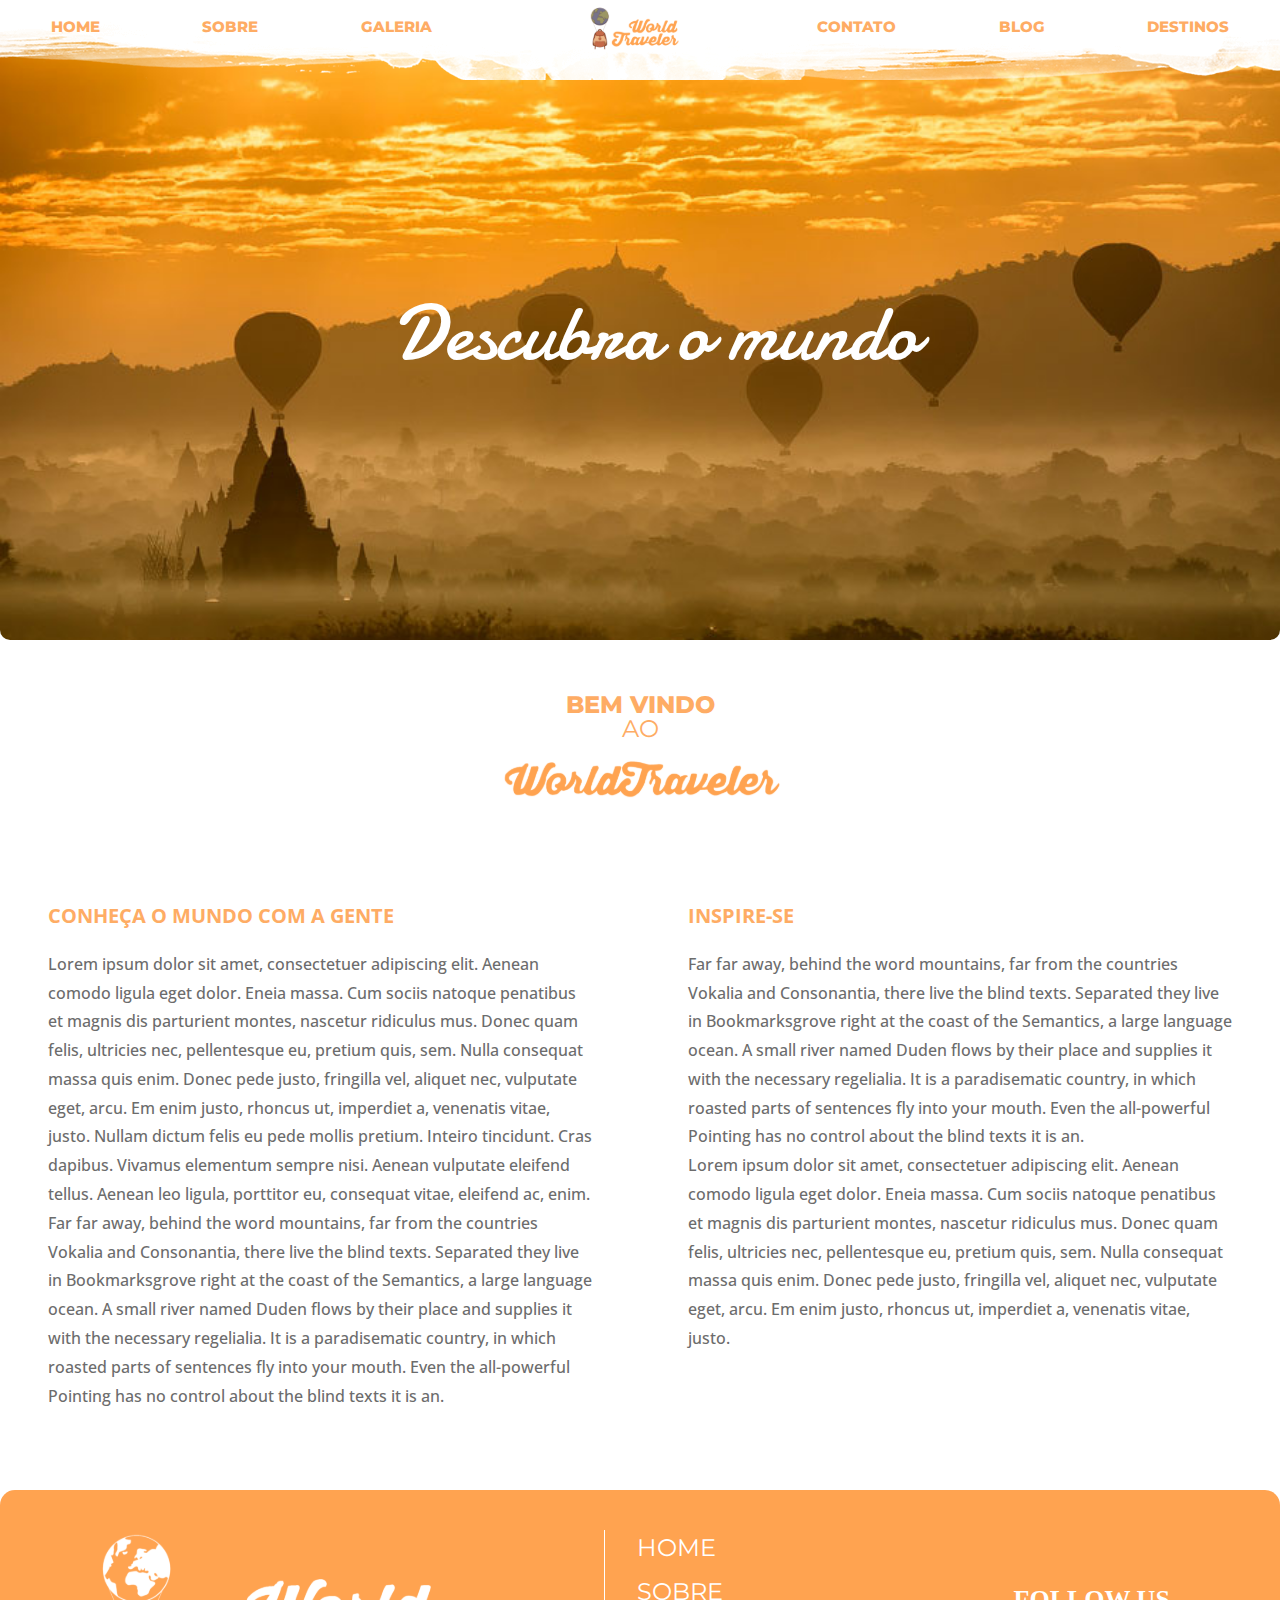
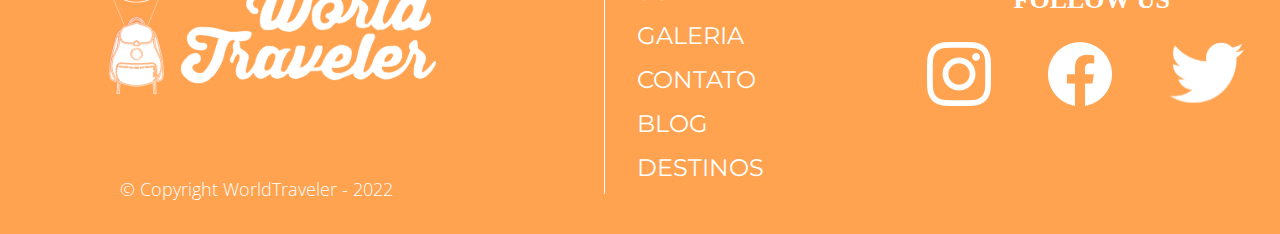
<file: index.html>
<!DOCTYPE html>
<html lang="pt-br">
<head>
    <meta charset="UTF-8">
    <meta http-equiv="X-UA-Compatible" content="IE=edge">
    <meta name="viewport" content="width=device-width, initial-scale=1.0">
    <link rel="shortcut icon" href="/logo/simboloColorido 1.svg" type="image/x-icon">
    <link rel="preconnect" href="https://fonts.googleapis.com">
    <link rel="preconnect" href="https://fonts.gstatic.com" crossorigin>
    <link href="https://fonts.googleapis.com/css2?family=Damion&family=Montserrat:wght@300;400;600;700&family=Open+Sans:wght@300;400;700&display=swap" rel="stylesheet">
    <link rel="stylesheet" href="/reset.css">
    <link rel="stylesheet" href="/style.css">
    <title>World Traveler</title>
</head>
<body>
    <header class="cabecalho">
        <nav class="menu" id="menu-nav">
            <button class="btn__menu" id="bt__menu"><img src="/icon/menu-icon2.svg" class="icon"></button>
            <ul class="menu__lista">
                <li class="menu__item">
                    <img src="/icon/home-icon2.svg" alt="ícone da home page" class="menu__icon">
                    <a href="/index.html" class="menu__link">HOME</a>
                </li>
                <li class="menu__item">
                    <img src="/icon/sobre-icon2.svg" alt="icone da página sobre" class="menu__icon">
                    <a href="/pages/sobre.html" class="menu__link">SOBRE</a>
                </li>
                <li class="menu__item">
                    <img src="/icon/galeria-icon2.svg" alt="icone da galeria" class="menu__icon">
                    <a href="/pages/galeria.html" class="menu__link">GALERIA</a>
                </li>
                <li class="menu__item">
                    <img src="/icon/contato-icon2.svg" alt="icone para a pagina de contato" class="menu__icon">
                    <a href="/pages/contato.html" class="menu__link">CONTATO</a>
                </li>
                <li class="menu__item">
                    <img src="/icon/blog-icon2.svg" alt="icone da pagina blog" class="menu__icon">
                    <a href="/pages/blog.html" class="menu__link">BLOG</a>
                </li>
                <li class="menu__item">
                    <img src="/icon/destino-icon2.svg" alt="icone da pagina destinos" class="menu__icon">
                    <a href="/pages/destinos.html" class="menu__link">DESTINOS</a>
                </li>
            </ul>
        </nav>
        <div class="cabecalho--desktop">
            <ul class="cabecalho__lista">
                <li class="cabecalho__item">
                    <a href="/index.html" class="cabecalho__link">HOME</a>
                </li>
                <li class="cabecalho__item">
                    <a href="/pages/sobre.html" class="cabecalho__link">SOBRE</a>
                </li>
                <li class="cabecalho__item">
                    <a href="/pages/galeria.html" class="cabecalho__link">GALERIA</a>
                </li>
                <li class="desktop-logo">
                    <img src="/logo/logomarca-2.svg">
                </li>
                <li class="cabecalho__item">
                    <a href="/pages/contato.html" class="cabecalho__link">CONTATO</a>
                </li>
                <li class="cabecalho__item">
                    <a href="/pages/blog.html" class="cabecalho__link">BLOG</a>
                </li>
                <li class="cabecalho__item">
                    <a href="/pages/destinos.html" class="cabecalho__link">DESTINOS</a>
                </li>
            </ul>
            <div class="cabecalho__container">
                <img src="/logo/logomarca-2.svg" alt="logomarca da World Traveler" class="cabecalho__logo">
            </div>
        </div>
    </header>

    <section class="banner">
        <div class="banner__imagem"></div>
        <h2 class="banner__titulo">Descubra o mundo</h2>
    </section>
    <section class="conteudo">
        <div class="conteudo__titulo">
            <h2 class="titulo-principal">BEM VINDO</h2>
            <h3 class="titulo-secundario">AO</h3>
            <img src="/logo/logotipo3.svg" alr="logotipo WorldTraveler" class="titulo-logo">
        </div>
        <div class="conteudo__home">
            <div class="conteudo__descricao">
                <h3 class="descricao__titulo-principal">CONHEÇA O MUNDO COM A GENTE</h3>
                <p class="descricao-texto">Lorem ipsum dolor sit amet, consectetuer adipiscing elit. Aenean comodo ligula eget dolor. Eneia massa. Cum sociis natoque penatibus et magnis dis parturient montes, nascetur ridiculus mus. 
                    Donec quam felis, ultricies nec, pellentesque eu, pretium quis, sem. Nulla consequat massa quis enim. Donec pede justo, fringilla vel, aliquet nec, vulputate eget, arcu. Em enim justo, rhoncus ut, imperdiet a, venenatis vitae, justo. 
                    Nullam dictum felis eu pede mollis pretium. Inteiro tincidunt. Cras dapibus. Vivamus elementum sempre nisi. Aenean vulputate eleifend tellus. Aenean leo ligula, porttitor eu, consequat vitae, eleifend ac, enim.</p>
                <p class="descricao-texto">Far far away, behind the word mountains, far from the countries Vokalia and Consonantia, there live the blind texts. Separated they live in Bookmarksgrove right at the coast of the Semantics, a large language ocean. 
                    A small river named Duden flows by their place and supplies it with the necessary regelialia. It is a paradisematic country, in which roasted parts of sentences fly into your mouth. Even the all-powerful Pointing has no control about the blind texts it is an.
                </p>
            </div>
            <div class="conteudo__descricao">
                <h3 class="descricao__titulo-principal">INSPIRE-SE</h3>
                <p class="descricao-texto">
                    Far far away, behind the word mountains, far from the countries Vokalia and Consonantia, there live the blind texts. Separated they live in Bookmarksgrove right at the coast of the Semantics, a large language ocean. 
                    A small river named Duden flows by their place and supplies it with the necessary regelialia. It is a paradisematic country, in which roasted parts of sentences fly into your mouth. Even the all-powerful Pointing has no control about the blind texts it is an.
                </p>
                <p class="descricao-texto">Lorem ipsum dolor sit amet, consectetuer adipiscing elit. Aenean comodo ligula eget dolor. Eneia massa. Cum sociis natoque penatibus et magnis dis parturient montes, nascetur ridiculus mus. 
                    Donec quam felis, ultricies nec, pellentesque eu, pretium quis, sem. Nulla consequat massa quis enim. Donec pede justo, fringilla vel, aliquet nec, vulputate eget, arcu. Em enim justo, rhoncus ut, imperdiet a, venenatis vitae, justo.</p>
            </div>
        </div>
    </section>
    <script src="/script/menu.js"></script>

</body>
<footer class="rodape">
    <div class="rodape__container container logo-copy">
        <img src="/logo/logomarca-2Laranja.svg" alt="Logomarca World Traveler" class="rodape__logo">
        <div class="redes">
            <h4 class="rodape__titulo">FOLLOW US</h4>
            <ul class="rodape__lista-icon">
                <li class="rodape__item">
                    <a href="https://www.instagram.com" target="_blank" class="rodape__ancora">
                        <img src="/icon/instagram-icon.svg" alt="instagram" class="rodape__img">
                    </a>
                </li>
                <li class="rodape__item">
                    <a href="https://www.facebook.com" target="_blank" class="rodape__ancora">
                        <img src="/icon/facebook-icon.svg" alt="facebook" class="rodape__img">
                    </a>
                </li>
                <li class="rodape__item">
                    <a href="https://www.twitter.com" target="_blank" class="rodape__ancora">
                        <img src="/icon/twitter-icon.svg" alt="" class="rodape__img">
                    </a>
                </li>
            </ul>
        </div> 
        <p class="copyright">&copy; Copyright WorldTraveler - 2022</p>
    </div>
    <div class="rodape__container container">
        <ul class="rodape__lista-principal">
            <li class="lista_item">
                <a href="/index.html" class="lista_link">HOME</a>
            </li>
            <li class="lista_item">
                <a href="/pages/sobre.html" class="lista_link">SOBRE</a>
            </li>
            <li class="lista_item ">
                <a href="/pages/galeria.html" class="lista_link">GALERIA</a>
            </li>
            <li class="lista_item item">
                <a href="/pages/contato.html" class="lista_link">CONTATO</a>
            </li>
            <li class="lista_item">
                <a href="/pages/blog.html" class="lista_link">BLOG</a>
            </li>
            <li class="lista_item">
                <a href="/pages/destinos.html" class="lista_link">DESTINOS</a>
            </li>
        </ul>
    </div>
    <div class="rede-social container">
        <h4 class="rodape__titulo">FOLLOW US</h4>
        <ul class="rodape__lista-icon">
            <li class="rodape__item">
                <a href="https://www.instagram.com" target="_blank" class="rodape__ancora">
                    <img src="/icon/instagram-icon.svg" alt="instagram" class="rodape__img">
                </a>
            </li>
            <li class="rodape__item">
                <a href="https://www.facebook.com" target="_blank" class="rodape__ancora">
                    <img src="/icon/facebook-icon.svg" alt="facebook" class="rodape__img">
                </a>
            </li>
            <li class="rodape__item">
                <a href="https://www.twitter.com" target="_blank" class="rodape__ancora">
                    <img src="/icon/twitter-icon.svg" alt="" class="rodape__img">
                </a>
            </li>
        </ul>
    </div> 
</footer>
</html>
</file>
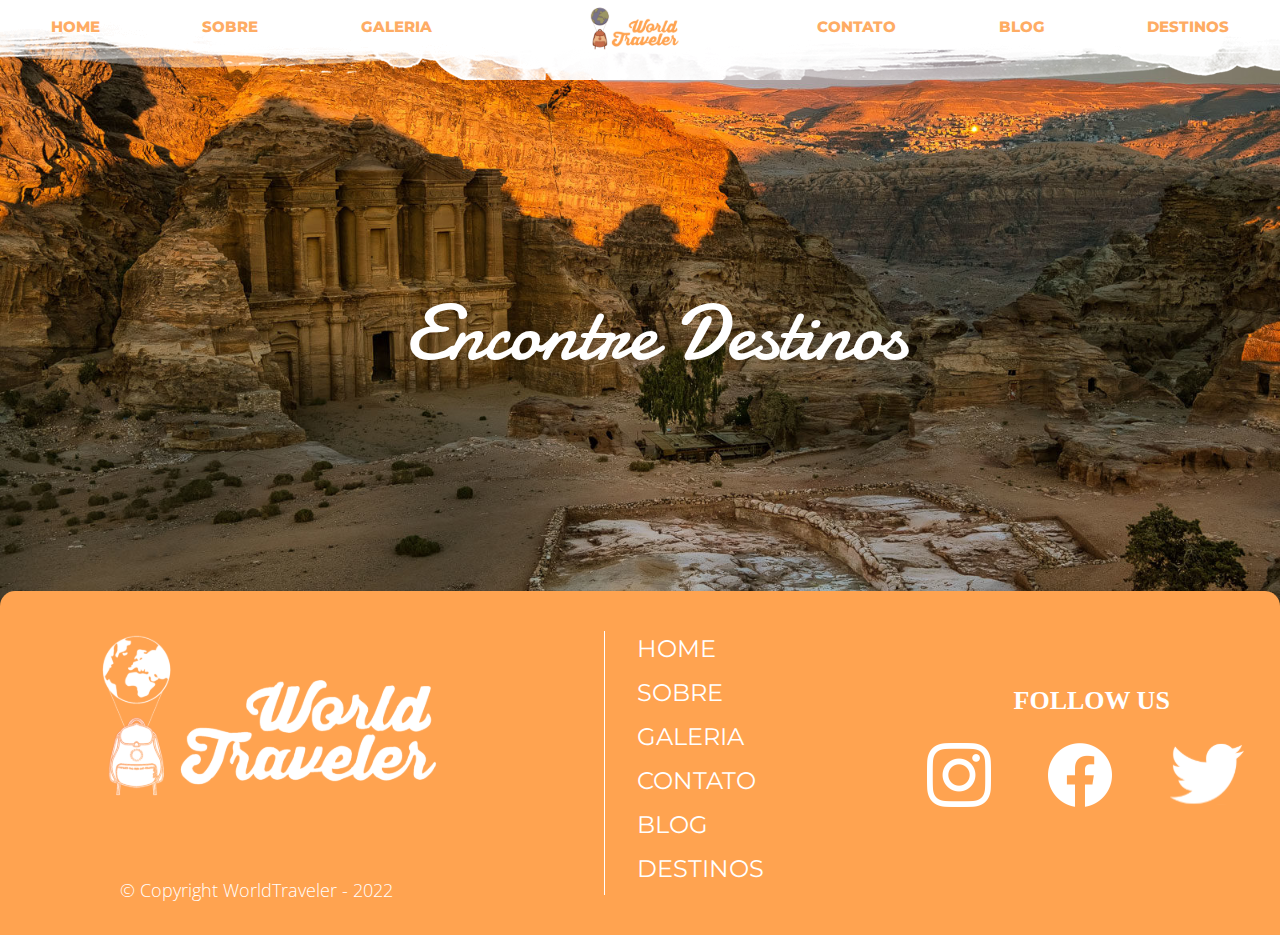
<file: destinos.html>
<!DOCTYPE html>
<html lang="pt-br">
<head>
    <meta charset="UTF-8">
    <meta http-equiv="X-UA-Compatible" content="IE=edge">
    <meta name="viewport" content="width=device-width, initial-scale=1.0">
    <link rel="preconnect" href="https://fonts.googleapis.com">
    <link rel="preconnect" href="https://fonts.gstatic.com" crossorigin>
    <link href="https://fonts.googleapis.com/css2?family=Damion&family=Montserrat:wght@300;400;600;700&family=Open+Sans:wght@300;400;700&display=swap" rel="stylesheet">
    <link rel="stylesheet" href="reset.css">
    <link rel="stylesheet" href="style.css">
    <title>World Traveler</title>
</head>
<body>
    <header class="cabecalho">
        <nav class="menu" id="menu-nav">
            <button class="btn__menu" id="bt__menu"><img src="icon/menu-icon2.svg" class="icon"></button>
            <ul class="menu__lista">
                <li class="menu__item">
                    <img src="icon/home-icon2.svg" alt="ícone da home page" class="menu__icon">
                    <a href="/index.html" class="menu__link">HOME</a>
                </li>
                <li class="menu__item">
                    <img src="icon/sobre-icon2.svg" alt="icone da página sobre" class="menu__icon">
                    <a href="/sobre.html" class="menu__link">SOBRE</a>
                </li>
                <li class="menu__item">
                    <img src="icon/galeria-icon2.svg" alt="icone da galeria" class="menu__icon">
                    <a href="/galeria.html" class="menu__link">GALERIA</a>
                </li>
                <li class="menu__item">
                    <img src="icon/contato-icon2.svg" alt="icone para a pagina de contato" class="menu__icon">
                    <a href="/contato.html" class="menu__link">CONTATO</a>
                </li>
                <li class="menu__item">
                    <img src="icon/blog-icon2.svg" alt="icone da pagina blog" class="menu__icon">
                    <a href="/blog.html" class="menu__link">BLOG</a>
                </li>
                <li class="menu__item">
                    <img src="icon/destino-icon2.svg" alt="icone da pagina destinos" class="menu__icon">
                    <a href="/destinos.html" class="menu__link">DESTINOS</a>
                </li>
            </ul>
        </nav>
        <div class="cabecalho--desktop">
            <ul class="cabecalho__lista">
                <li class="cabecalho__item">
                    <a href="/index.html" class="cabecalho__link">HOME</a>
                </li>
                <li class="cabecalho__item">
                    <a href="/sobre.html" class="cabecalho__link">SOBRE</a>
                </li>
                <li class="cabecalho__item">
                    <a href="/galeria.html" class="cabecalho__link">GALERIA</a>
                </li>
                <li class="desktop-logo">
                    <img src="/logo/logomarca-2.svg">
                </li>
                <li class="cabecalho__item">
                    <a href="/contato.html" class="cabecalho__link">CONTATO</a>
                </li>
                <li class="cabecalho__item">
                    <a href="/blog.html" class="cabecalho__link">BLOG</a>
                </li>
                <li class="cabecalho__item">
                    <a href="/destinos.html" class="cabecalho__link">DESTINOS</a>
                </li>
            </ul>
            <div class="cabecalho__container">
                <img src="/logo/logomarca-2.svg" alt="logomarca da World Traveler" class="cabecalho__logo">
            </div>
        </div>
        
    </header>
    <section class="banner--destinos">
        <div class="banner__imagem--destinos"></div>
        <h2 class="banner__titulo--destinos">Encontre Destinos</h2>
    </section>
    <footer class="rodape">
        <div class="rodape__container container logo-copy">
            <img src="/logo/logomarca-2Laranja.svg" alt="Logomarca World Traveler" class="rodape__logo">
            <div class="redes">
                <h4 class="rodape__titulo">FOLLOW US</h4>
                <ul class="rodape__lista-icon">
                    <li class="rodape__item">
                        <a href="https://www.instagram.com" target="_blank" class="rodape__ancora">
                            <img src="/icon/instagram-icon.svg" alt="instagram" class="rodape__img">
                        </a>
                    </li>
                    <li class="rodape__item">
                        <a href="https://www.facebook.com" target="_blank" class="rodape__ancora">
                            <img src="/icon/facebook-icon.svg" alt="facebook" class="rodape__img">
                        </a>
                    </li>
                    <li class="rodape__item">
                        <a href="https://www.twitter.com" target="_blank" class="rodape__ancora">
                            <img src="/icon/twitter-icon.svg" alt="" class="rodape__img">
                        </a>
                    </li>
                </ul>
            </div> 
            <p class="copyright">&copy; Copyright WorldTraveler - 2022</p>
        </div>
        <div class="rodape__container container">
            <ul class="rodape__lista-principal">
                <li class="lista_item">
                    <a href="/index.html" class="lista_link">HOME</a>
                </li>
                <li class="lista_item">
                    <a href="/sobre.html" class="lista_link">SOBRE</a>
                </li>
                <li class="lista_item ">
                    <a href="/galeria.html" class="lista_link">GALERIA</a>
                </li>
                <li class="lista_item item">
                    <a href="/contato.html" class="lista_link">CONTATO</a>
                </li>
                <li class="lista_item">
                    <a href="/blog.html" class="lista_link">BLOG</a>
                </li>
                <li class="lista_item">
                    <a href="/destinos.html" class="lista_link">DESTINOS</a>
                </li>
            </ul>
        </div>
        <div class="rede-social container">
            <h4 class="rodape__titulo">FOLLOW US</h4>
            <ul class="rodape__lista-icon">
                <li class="rodape__item">
                    <a href="https://www.instagram.com" target="_blank" class="rodape__ancora">
                        <img src="/icon/instagram-icon.svg" alt="instagram" class="rodape__img">
                    </a>
                </li>
                <li class="rodape__item">
                    <a href="https://www.facebook.com" target="_blank" class="rodape__ancora">
                        <img src="/icon/facebook-icon.svg" alt="facebook" class="rodape__img">
                    </a>
                </li>
                <li class="rodape__item">
                    <a href="https://www.twitter.com" target="_blank" class="rodape__ancora">
                        <img src="/icon/twitter-icon.svg" alt="" class="rodape__img">
                    </a>
                </li>
            </ul>
        </div> 
    </footer>
    <script src="/menu.js"></script>
</body>
</file>
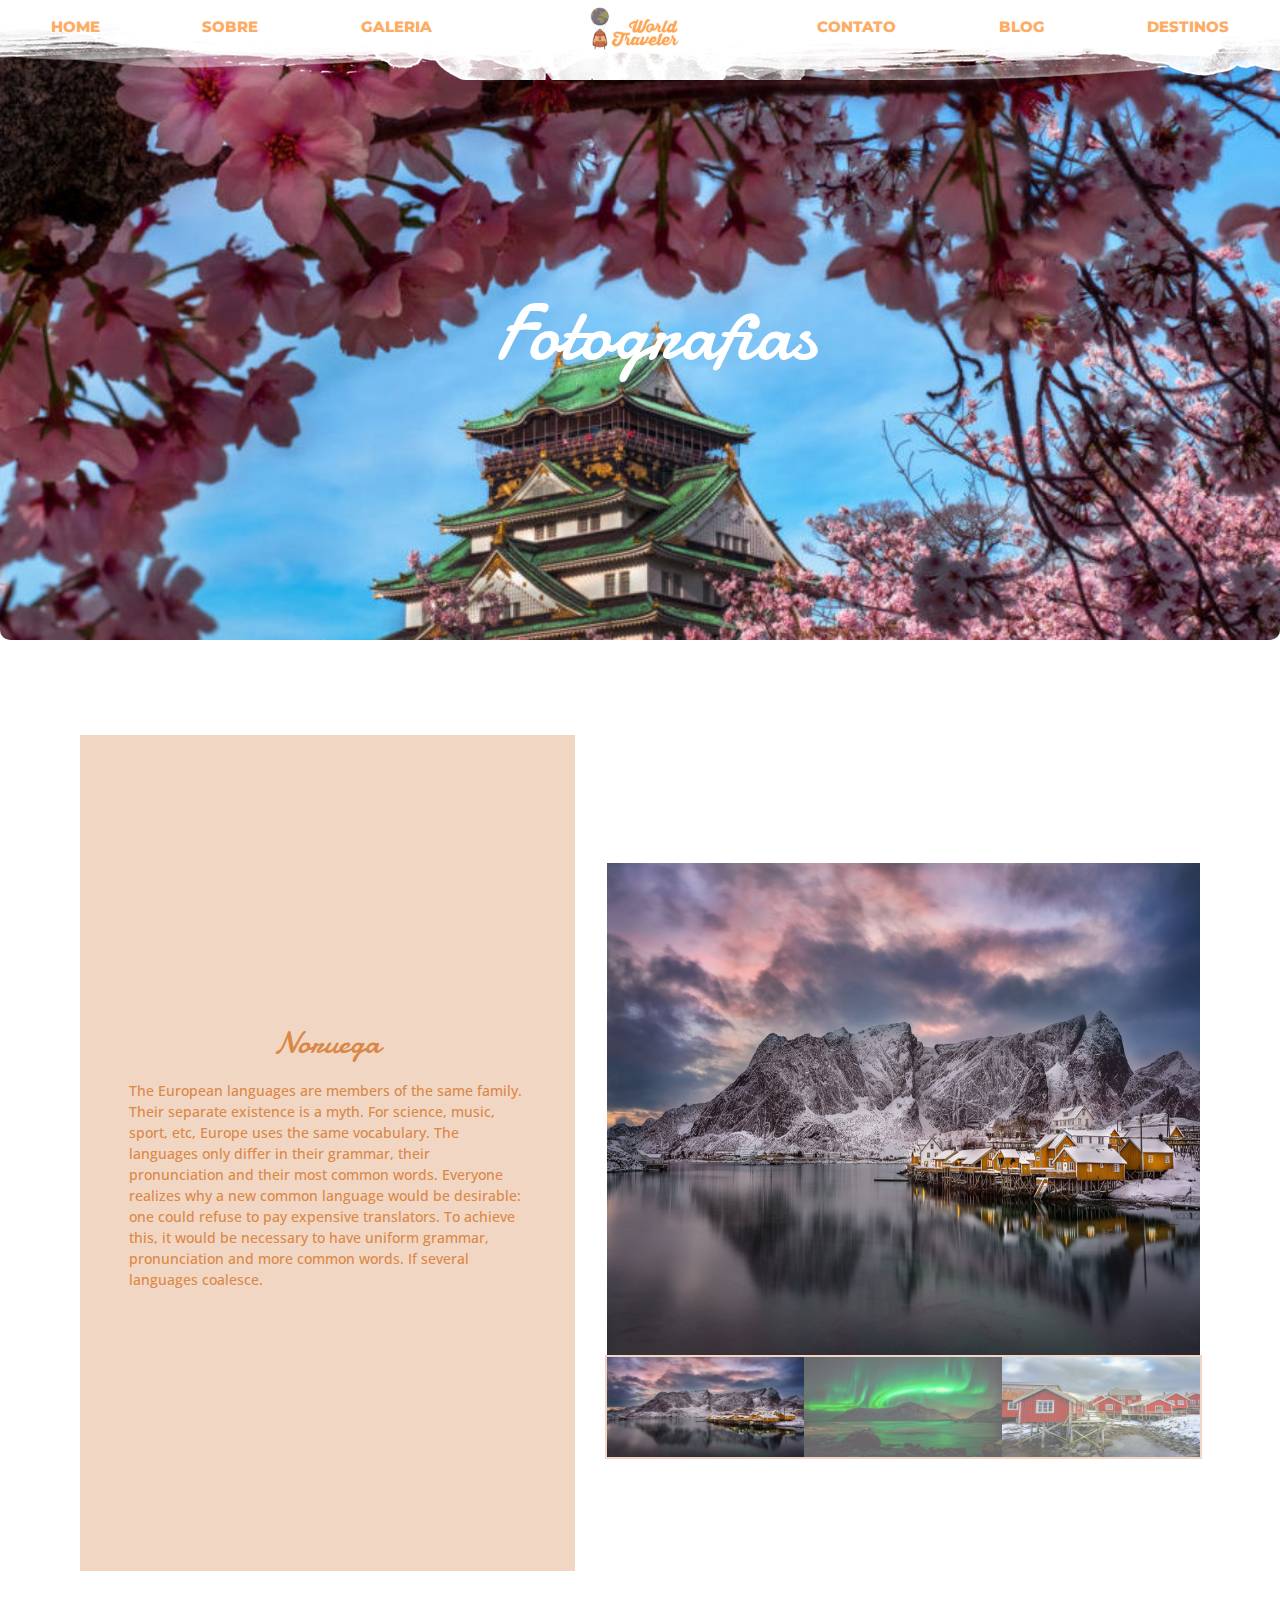
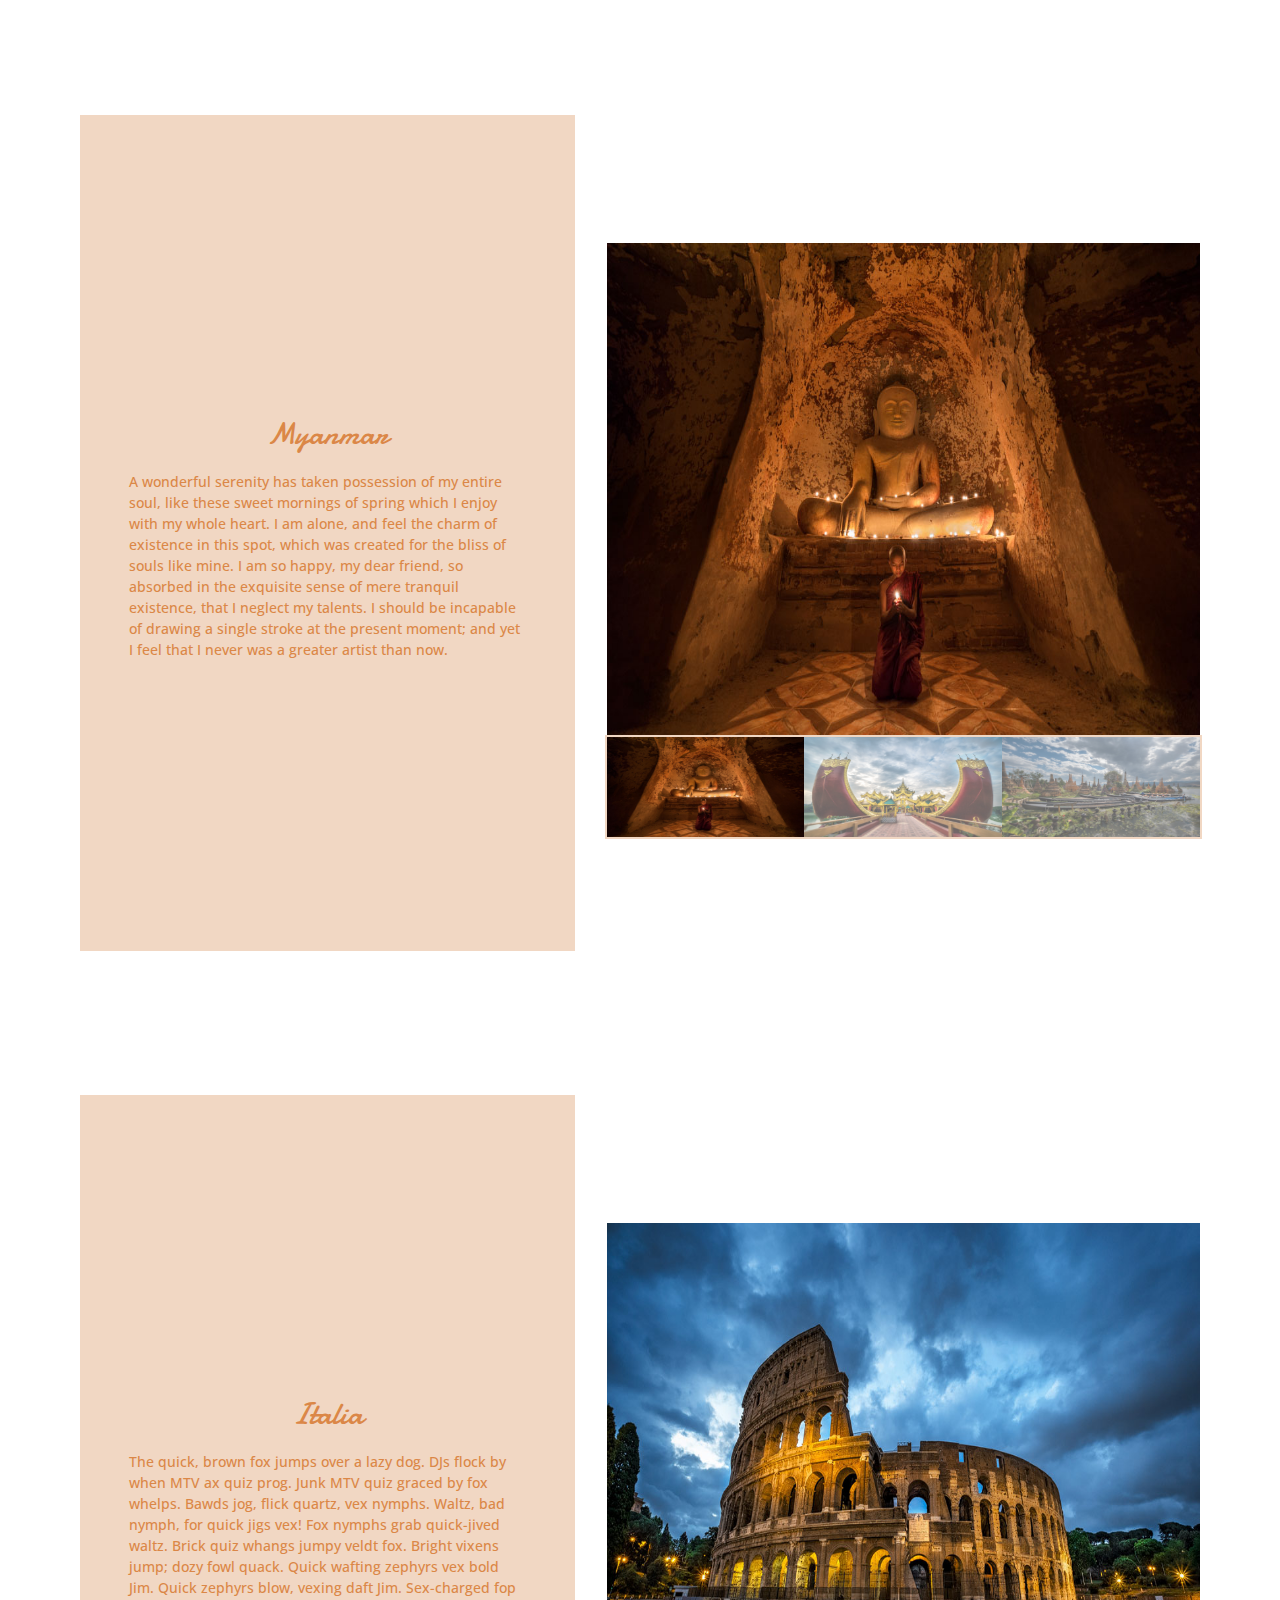
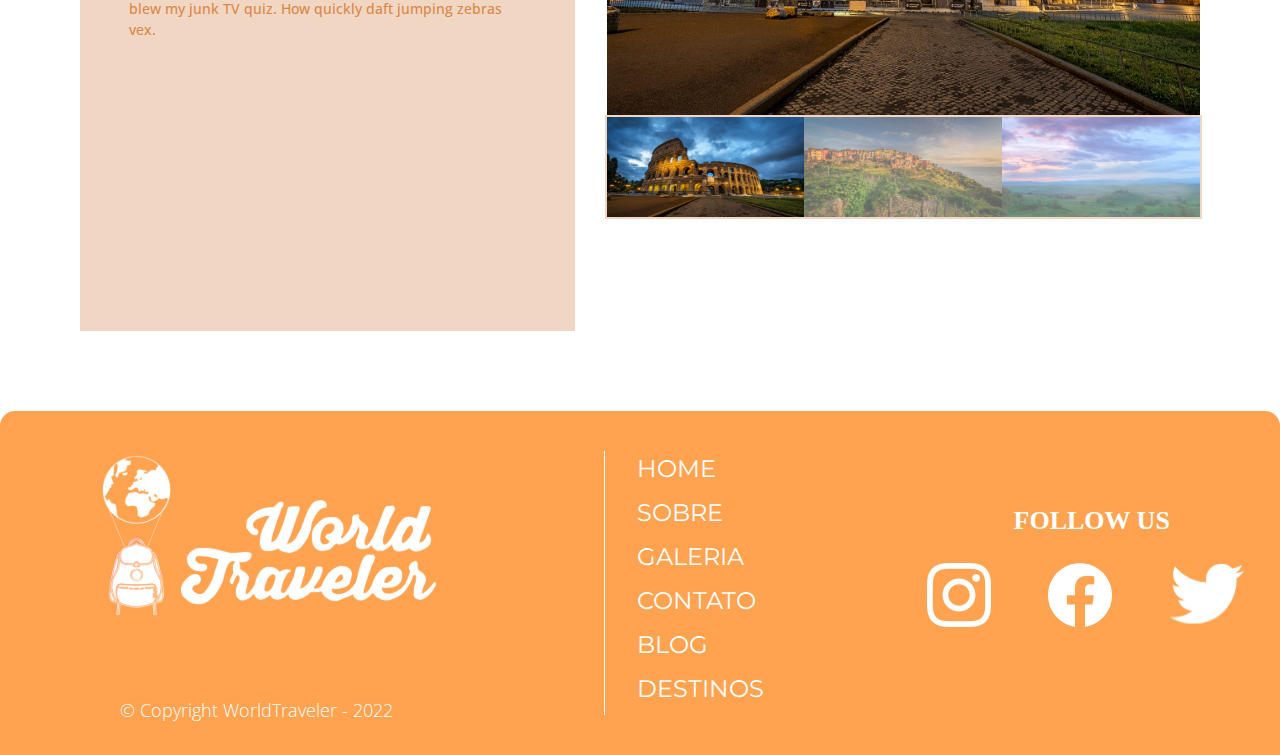
<file: galeria.html>
<!DOCTYPE html>
<html lang="pt-br">
<head>
    <meta charset="UTF-8">
    <meta http-equiv="W-UA-Compatible" content="IE=edge">
    <meta name="viewport" content="width=device-width, initial-scale=1.0">
    <link rel="preconnect" href="https://fonts.googleapis.com">
    <link rel="preconnect" href="https://fonts.gstatic.com" crossorigin>
    <link href="https://fonts.googleapis.com/css2?family=Damion&family=Montserrat:wght@300;400;600;700&family=Open+Sans:wght@300;400;700&display=swap" rel="stylesheet">
    <link rel="stylesheet" href="reset.css">
    <link rel="stylesheet" href="style.css">
    <title>Galeria - WorldTraveler</title>
</head>
<body>
    <header class="cabecalho">
        <nav class="menu" id="menu-nav">
            <button class="btn__menu" id="bt__menu"><img src="icon/menu-icon2.svg" class="icon"></button>
            <ul class="menu__lista">
                <li class="menu__item">
                    <img src="icon/home-icon2.svg" alt="ícone da home page" class="menu__icon">
                    <a href="/index.html" class="menu__link">HOME</a>
                </li>
                <li class="menu__item">
                    <img src="icon/sobre-icon2.svg" alt="icone da página sobre" class="menu__icon">
                    <a href="/sobre.html" class="menu__link">SOBRE</a>
                </li>
                <li class="menu__item">
                    <img src="icon/galeria-icon2.svg" alt="icone da galeria" class="menu__icon">
                    <a href="/galeria.html" class="menu__link">GALERIA</a>
                </li>
                <li class="menu__item">
                    <img src="icon/contato-icon2.svg" alt="icone para a pagina de contato" class="menu__icon">
                    <a href="/contato.html" class="menu__link">CONTATO</a>
                </li>
                <li class="menu__item">
                    <img src="icon/blog-icon2.svg" alt="icone da pagina blog" class="menu__icon">
                    <a href="/blog.html" class="menu__link">BLOG</a>
                </li>
                <li class="menu__item">
                    <img src="icon/destino-icon2.svg" alt="icone da pagina destinos" class="menu__icon">
                    <a href="/destinos.html" class="menu__link">DESTINOS</a>
                </li>
            </ul>
        </nav>
        <div class="cabecalho--desktop">
            <ul class="cabecalho__lista">
                <li class="cabecalho__item">
                    <a href="/index.html" class="cabecalho__link">HOME</a>
                </li>
                <li class="cabecalho__item">
                    <a href="/sobre.html" class="cabecalho__link">SOBRE</a>
                </li>
                <li class="cabecalho__item">
                    <a href="/galeria.html" class="cabecalho__link">GALERIA</a>
                </li>
                <li class="desktop-logo">
                    <img src="/logo/logomarca-2.svg">
                </li>
                <li class="cabecalho__item">
                    <a href="/contato.html" class="cabecalho__link">CONTATO</a>
                </li>
                <li class="cabecalho__item">
                    <a href="/blog.html" class="cabecalho__link">BLOG</a>
                </li>
                <li class="cabecalho__item">
                    <a href="/destinos.html" class="cabecalho__link">DESTINOS</a>
                </li>
            </ul>
            <div class="cabecalho__container">
                <img src="/logo/logomarca-2.svg" alt="logomarca da World Traveler" class="cabecalho__logo">
            </div>
        </div>
        
    </header>
    <section class="banner--galeria">
        <div class="banner__imagem--galeria"></div>
        <h2 class="banner__titulo--galeria">Fotografias</h2>
    </section>
    <section class="conteudo--galeria">
        <div class="room-description">
            <h2 class="galeria__titulo">Noruega</h2>
            <p class="galeria__texto">The European languages are members of the same family. Their separate existence is a myth. For science, music, sport, etc, Europe uses the same vocabulary. The languages only differ in their grammar, their pronunciation and their most common words. Everyone realizes why a new common language would be desirable: one could refuse to pay expensive translators. To achieve this, it would be necessary to have uniform grammar, pronunciation and more common words. If several languages coalesce.</p>
        </div>
        <div class="room-gallary">
            <img src="/img/norway4-big.jpg" alt="fotografia da noruega" class="gallary-highlight">
            <div class="room-preview slide">
                <img src="/img/norway4-small.jpg" alt="fotografia da noruega" class="preview room-active">
                <img src="/img/norway6-small.jpg" alt="fotografia da noruega" class="preview">
                <img src="/img/norway10-small.jpg" alt="fotografia da noruega" class="preview">
            </div>
        </div>
    </section>
    <section class="conteudo--galeria d">
        <div class="room-description">
            <h2 class="galeria__titulo">Myanmar</h2>
            <p class="galeria__texto">A wonderful serenity has taken possession of my entire soul, like these sweet mornings of spring which I enjoy with my whole heart. I am alone, and feel the charm of existence in this spot, which was created for the bliss of souls like mine. I am so happy, my dear friend, so absorbed in the exquisite sense of mere tranquil existence, that I neglect my talents. I should be incapable of drawing a single stroke at the present moment; and yet I feel that I never was a greater artist than now.</p>
        </div>
        <div class="room-gallary room-gallary2">
            <img src="/img/myanmar5-Big.jpg" alt="fotografia de Myanmar" class="gallary-highlight2">
            <div class="room-preview slide2">
                <img src="/img/myanmar5-Small.jpg" alt="fotografia de Myanmar" class="preview2 room-active">
                <img src="/img/myanmar2-Small.jpg" alt="fotografia de Myanmar" class="preview2">
                <img src="/img/myanmar6-Small.jpg" alt="fotografia de Myanmar" class="preview2">
            </div>
        </div>
    </section>
    <section class="conteudo--galeria d">
        <div class="room-description">
            <h2 class="galeria__titulo">Italia</h2>
            <p class="galeria__texto">The quick, brown fox jumps over a lazy dog. DJs flock by when MTV ax quiz prog. Junk MTV quiz graced by fox whelps. Bawds jog, flick quartz, vex nymphs. Waltz, bad nymph, for quick jigs vex! Fox nymphs grab quick-jived waltz. Brick quiz whangs jumpy veldt fox. Bright vixens jump; dozy fowl quack. Quick wafting zephyrs vex bold Jim. Quick zephyrs blow, vexing daft Jim. Sex-charged fop blew my junk TV quiz. How quickly daft jumping zebras vex.</p>
        </div>
        <div class="room-gallary room-gallary3">
            <img src="/img/italy2-BIG.jpg" alt="fotografia de Myanmar" class="gallary-highlight3">
            <div class="room-preview slide3">
                <img src="/img/italy2-SMALL.jpg" alt="fotografia de Myanmar" class="preview3 room-active">
                <img src="/img/italy6-SMALL.jpg" alt="fotografia de Myanmar" class="preview3">
                <img src="/img/italy3-SMALL.jpg" alt="fotografia de Myanmar" class="preview3">
            </div>
        </div>
    </section>
    

    <script src="/menu.js"></script>
    <script src="/galeria.js"></script>
</body>
<footer class="rodape">
    <div class="rodape__container container logo-copy">
        <img src="/logo/logomarca-2Laranja.svg" alt="Logomarca World Traveler" class="rodape__logo">
        <div class="redes">
            <h4 class="rodape__titulo">FOLLOW US</h4>
            <ul class="rodape__lista-icon">
                <li class="rodape__item">
                    <a href="https://www.instagram.com" target="_blank" class="rodape__ancora">
                        <img src="/icon/instagram-icon.svg" alt="instagram" class="rodape__img">
                    </a>
                </li>
                <li class="rodape__item">
                    <a href="https://www.facebook.com" target="_blank" class="rodape__ancora">
                        <img src="/icon/facebook-icon.svg" alt="facebook" class="rodape__img">
                    </a>
                </li>
                <li class="rodape__item">
                    <a href="https://www.twitter.com" target="_blank" class="rodape__ancora">
                        <img src="/icon/twitter-icon.svg" alt="" class="rodape__img">
                    </a>
                </li>
            </ul>
        </div> 
        <p class="copyright">&copy; Copyright WorldTraveler - 2022</p>
    </div>
    <div class="rodape__container container">
        <ul class="rodape__lista-principal">
            <li class="lista_item">
                <a href="/index.html" class="lista_link">HOME</a>
            </li>
            <li class="lista_item">
                <a href="/sobre.html" class="lista_link">SOBRE</a>
            </li>
            <li class="lista_item ">
                <a href="/galeria.html" class="lista_link">GALERIA</a>
            </li>
            <li class="lista_item item">
                <a href="/contato.html" class="lista_link">CONTATO</a>
            </li>
            <li class="lista_item">
                <a href="/blog.html" class="lista_link">BLOG</a>
            </li>
            <li class="lista_item">
                <a href="/destinos.html" class="lista_link">DESTINOS</a>
            </li>
        </ul>
    </div>
    <div class="rede-social container">
        <h4 class="rodape__titulo">FOLLOW US</h4>
        <ul class="rodape__lista-icon">
            <li class="rodape__item">
                <a href="https://www.instagram.com" target="_blank" class="rodape__ancora">
                    <img src="/icon/instagram-icon.svg" alt="instagram" class="rodape__img">
                </a>
            </li>
            <li class="rodape__item">
                <a href="https://www.facebook.com" target="_blank" class="rodape__ancora">
                    <img src="/icon/facebook-icon.svg" alt="facebook" class="rodape__img">
                </a>
            </li>
            <li class="rodape__item">
                <a href="https://www.twitter.com" target="_blank" class="rodape__ancora">
                    <img src="/icon/twitter-icon.svg" alt="" class="rodape__img">
                </a>
            </li>
        </ul>
    </div> 
</footer>
</file>
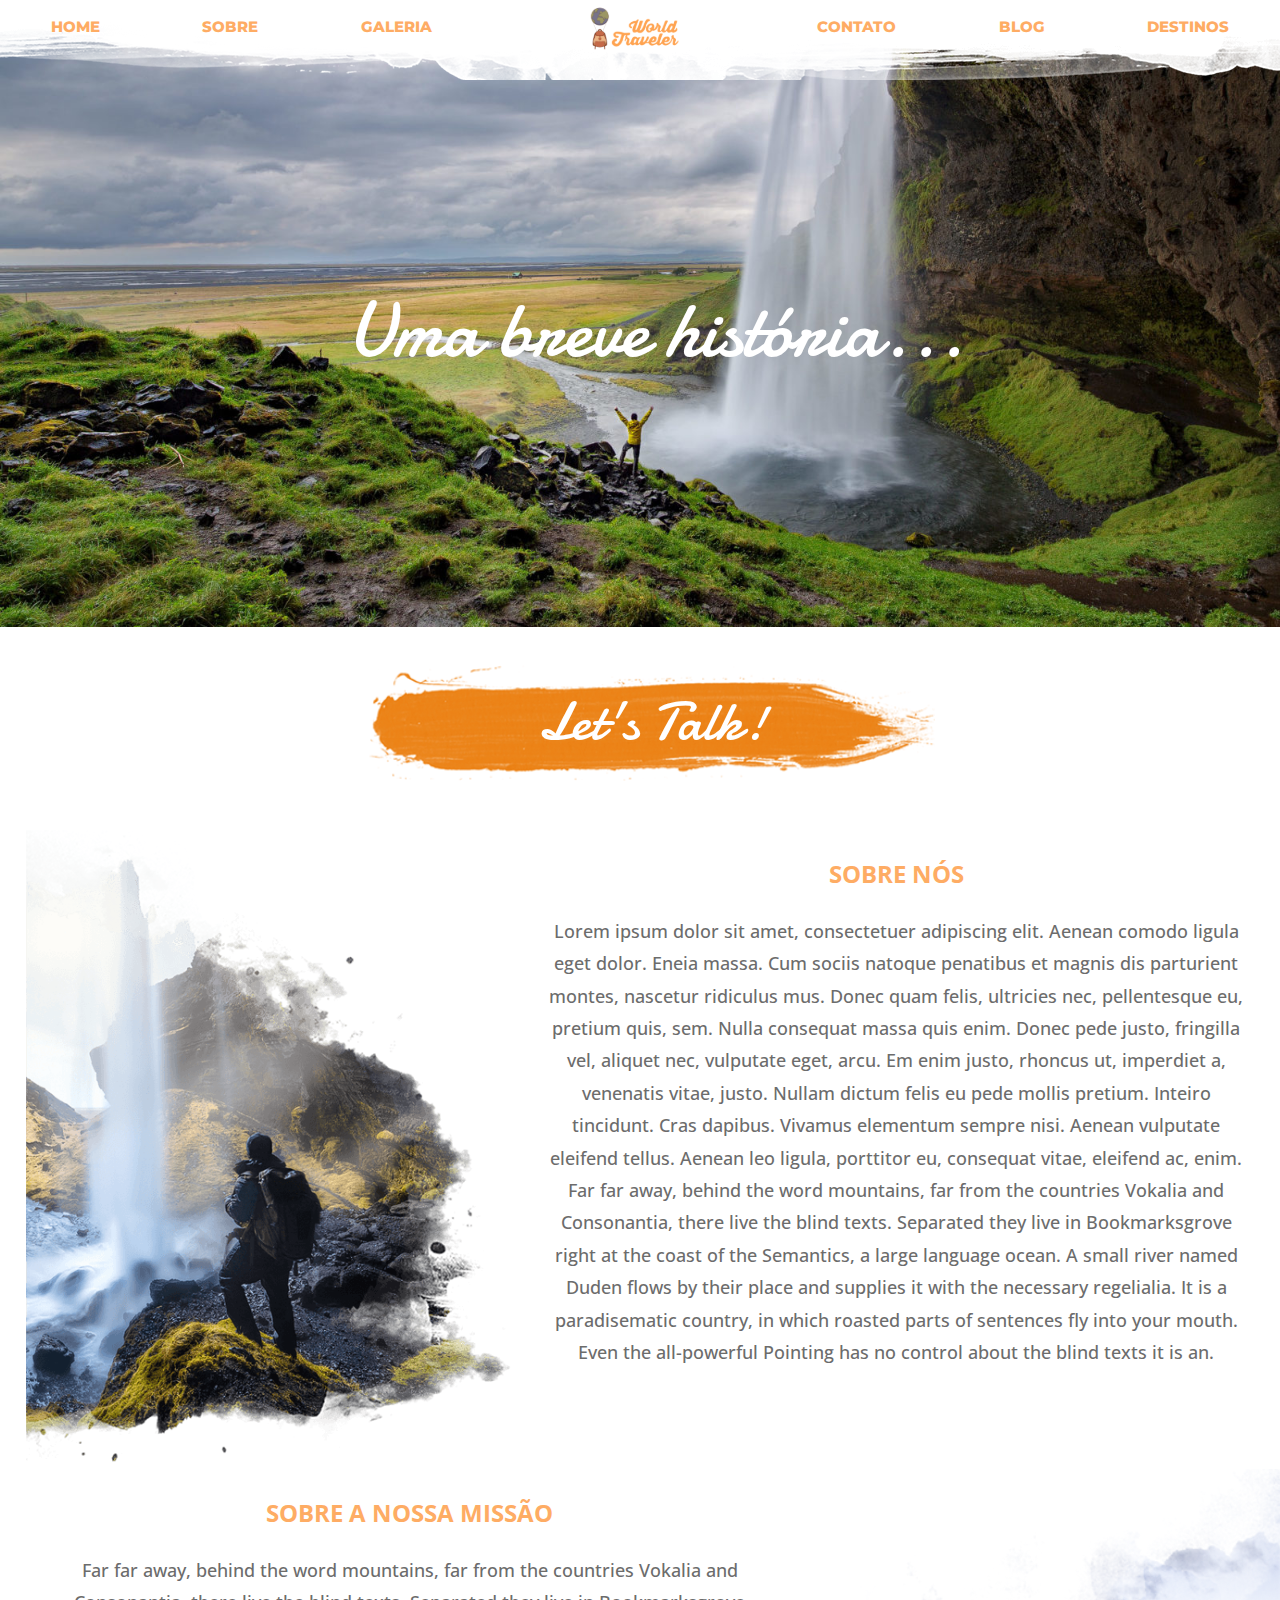
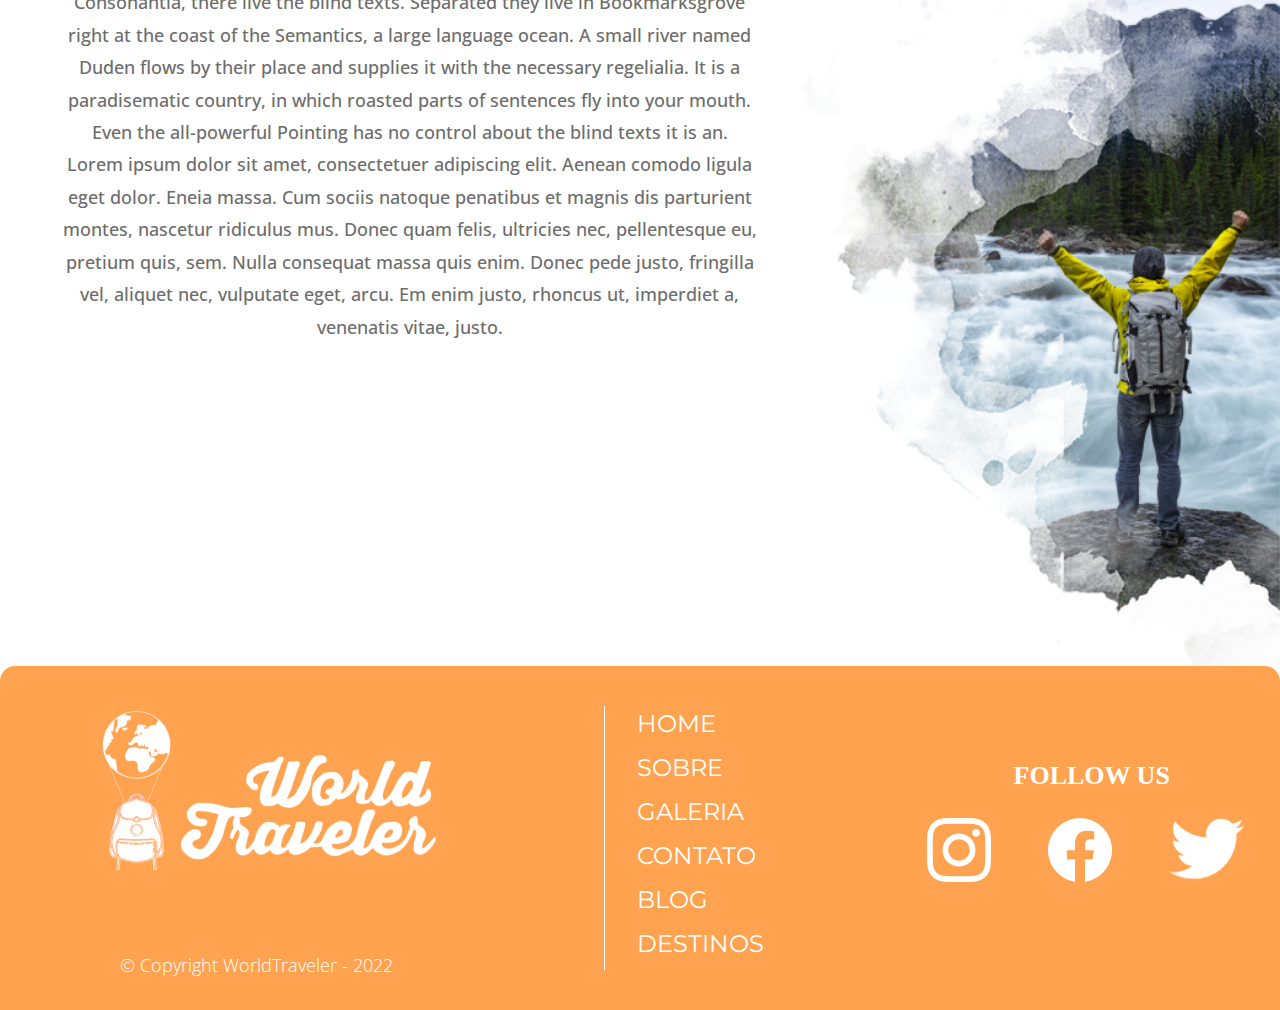
<file: sobre.html>
<!DOCTYPE html>
<html lang="pt-br">
<head>
    <meta charset="UTF-8">
    <meta http-equiv="W-UA-Compatible" content="IE=edge">
    <meta name="viewport" content="width=device-width, initial-scale=1.0">
    <link rel="preconnect" href="https://fonts.googleapis.com">
    <link rel="preconnect" href="https://fonts.gstatic.com" crossorigin>
    <link href="https://fonts.googleapis.com/css2?family=Damion&family=Montserrat:wght@300;400;600;700&family=Open+Sans:wght@300;400;700&display=swap" rel="stylesheet">
    <link rel="stylesheet" href="reset.css">
    <link rel="stylesheet" href="style.css">
    <title>Sobre - WorldTraveler</title>
</head>
<body>
    <header class="cabecalho">
        <nav class="menu" id="menu-nav">
            <button class="btn__menu" id="bt__menu"><img src="icon/menu-icon2.svg" class="icon"></button>
            <ul class="menu__lista">
                <li class="menu__item">
                    <img src="icon/home-icon2.svg" alt="ícone da home page" class="menu__icon">
                    <a href="/index.html" class="menu__link">HOME</a>
                </li>
                <li class="menu__item">
                    <img src="icon/sobre-icon2.svg" alt="icone da página sobre" class="menu__icon">
                    <a href="/sobre.html" class="menu__link">SOBRE</a>
                </li>
                <li class="menu__item">
                    <img src="icon/galeria-icon2.svg" alt="icone da galeria" class="menu__icon">
                    <a href="/galeria.html" class="menu__link">GALERIA</a>
                </li>
                <li class="menu__item">
                    <img src="icon/contato-icon2.svg" alt="icone para a pagina de contato" class="menu__icon">
                    <a href="/contato.html" class="menu__link">CONTATO</a>
                </li>
                <li class="menu__item">
                    <img src="icon/blog-icon2.svg" alt="icone da pagina blog" class="menu__icon">
                    <a href="/blog.html" class="menu__link">BLOG</a>
                </li>
                <li class="menu__item">
                    <img src="icon/destino-icon2.svg" alt="icone da pagina destinos" class="menu__icon">
                    <a href="/destinos.html" class="menu__link">DESTINOS</a>
                </li>
            </ul>
        </nav>
        <div class="cabecalho--desktop">
            <ul class="cabecalho__lista">
                <li class="cabecalho__item">
                    <a href="/index.html" class="cabecalho__link">HOME</a>
                </li>
                <li class="cabecalho__item">
                    <a href="/sobre.html" class="cabecalho__link">SOBRE</a>
                </li>
                <li class="cabecalho__item">
                    <a href="/galeria.html" class="cabecalho__link">GALERIA</a>
                </li>
                <li class="desktop-logo">
                    <img src="/logo/logomarca-2.svg">
                </li>
                <li class="cabecalho__item">
                    <a href="/contato.html" class="cabecalho__link">CONTATO</a>
                </li>
                <li class="cabecalho__item">
                    <a href="/blog.html" class="cabecalho__link">BLOG</a>
                </li>
                <li class="cabecalho__item">
                    <a href="/destinos.html" class="cabecalho__link">DESTINOS</a>
                </li>
            </ul>
            <div class="cabecalho__container">
                <img src="/logo/logomarca-2.svg" alt="logomarca da World Traveler" class="cabecalho__logo">
            </div>
        </div>
        
    </header>
    <section class="banner--sobre">
        <div class="banner__imagem--sobre"></div>
        <h2 class="banner__titulo--sobre">Uma breve história...</h2>
    </section>
    <section class="conteudo--sobre">
        <div class="conteudo__titulo--sobre">
            <h2 class="conteudo__chamada--sobre">Let's Talk!</h2>
        </div>
        <div class="conteudo__sobre">
            <img src="/img/sobre01.png" alt="homem com mochila de viagem em uma montanha" class="img--sobre">
            <div class="conteudo__descricao--sobre">
                <h3 class="descricao__titulo-principal--sobre">SOBRE NÓS</h3>
                <p class="descricao-texto--sobre">Lorem ipsum dolor sit amet, consectetuer adipiscing elit. Aenean comodo ligula eget dolor. Eneia massa. Cum sociis natoque penatibus et magnis dis parturient montes, nascetur ridiculus mus. 
                    Donec quam felis, ultricies nec, pellentesque eu, pretium quis, sem. Nulla consequat massa quis enim. Donec pede justo, fringilla vel, aliquet nec, vulputate eget, arcu. Em enim justo, rhoncus ut, imperdiet a, venenatis vitae, justo. 
                    Nullam dictum felis eu pede mollis pretium. Inteiro tincidunt. Cras dapibus. Vivamus elementum sempre nisi. Aenean vulputate eleifend tellus. Aenean leo ligula, porttitor eu, consequat vitae, eleifend ac, enim.</p>
                <p class="descricao-texto--sobre">Far far away, behind the word mountains, far from the countries Vokalia and Consonantia, there live the blind texts. Separated they live in Bookmarksgrove right at the coast of the Semantics, a large language ocean. 
                    A small river named Duden flows by their place and supplies it with the necessary regelialia. It is a paradisematic country, in which roasted parts of sentences fly into your mouth. Even the all-powerful Pointing has no control about the blind texts it is an.
                </p>
            </div>
            <div class="conteudo__descricao--sobre">
                <h3 class="descricao__titulo-principal--sobre  missao--sobre">SOBRE A NOSSA MISSÃO</h3>
                <p class="descricao-texto--sobre">
                    Far far away, behind the word mountains, far from the countries Vokalia and Consonantia, there live the blind texts. Separated they live in Bookmarksgrove right at the coast of the Semantics, a large language ocean. 
                    A small river named Duden flows by their place and supplies it with the necessary regelialia. It is a paradisematic country, in which roasted parts of sentences fly into your mouth. Even the all-powerful Pointing has no control about the blind texts it is an.
                </p>
                <p class="descricao-texto--sobre">Lorem ipsum dolor sit amet, consectetuer adipiscing elit. Aenean comodo ligula eget dolor. Eneia massa. Cum sociis natoque penatibus et magnis dis parturient montes, nascetur ridiculus mus. 
                    Donec quam felis, ultricies nec, pellentesque eu, pretium quis, sem. Nulla consequat massa quis enim. Donec pede justo, fringilla vel, aliquet nec, vulputate eget, arcu. Em enim justo, rhoncus ut, imperdiet a, venenatis vitae, justo.</p>
            </div>
            <img src="/img/sobre02.png" alt="homem" class="img--sobre">
        </div>
    </section>
    <footer class="rodape">
        <div class="rodape__container container logo-copy">
            <img src="/logo/logomarca-2Laranja.svg" alt="Logomarca World Traveler" class="rodape__logo">
            <div class="redes">
                <h4 class="rodape__titulo">FOLLOW US</h4>
                <ul class="rodape__lista-icon">
                    <li class="rodape__item">
                        <a href="https://www.instagram.com" target="_blank" class="rodape__ancora">
                            <img src="/icon/instagram-icon.svg" alt="instagram" class="rodape__img">
                        </a>
                    </li>
                    <li class="rodape__item">
                        <a href="https://www.facebook.com" target="_blank" class="rodape__ancora">
                            <img src="/icon/facebook-icon.svg" alt="facebook" class="rodape__img">
                        </a>
                    </li>
                    <li class="rodape__item">
                        <a href="https://www.twitter.com" target="_blank" class="rodape__ancora">
                            <img src="/icon/twitter-icon.svg" alt="" class="rodape__img">
                        </a>
                    </li>
                </ul>
            </div> 
            <p class="copyright">&copy; Copyright WorldTraveler - 2022</p>
        </div>
        <div class="rodape__container container">
            <ul class="rodape__lista-principal">
                <li class="lista_item">
                    <a href="/index.html" class="lista_link">HOME</a>
                </li>
                <li class="lista_item">
                    <a href="/sobre.html" class="lista_link">SOBRE</a>
                </li>
                <li class="lista_item ">
                    <a href="/galeria.html" class="lista_link">GALERIA</a>
                </li>
                <li class="lista_item item">
                    <a href="/contato.html" class="lista_link">CONTATO</a>
                </li>
                <li class="lista_item">
                    <a href="/blog.html" class="lista_link">BLOG</a>
                </li>
                <li class="lista_item">
                    <a href="/destinos.html" class="lista_link">DESTINOS</a>
                </li>
            </ul>
        </div>
        <div class="rede-social container">
            <h4 class="rodape__titulo">FOLLOW US</h4>
            <ul class="rodape__lista-icon">
                <li class="rodape__item">
                    <a href="https://www.instagram.com" target="_blank" class="rodape__ancora">
                        <img src="/icon/instagram-icon.svg" alt="instagram" class="rodape__img">
                    </a>
                </li>
                <li class="rodape__item">
                    <a href="https://www.facebook.com" target="_blank" class="rodape__ancora">
                        <img src="/icon/facebook-icon.svg" alt="facebook" class="rodape__img">
                    </a>
                </li>
                <li class="rodape__item">
                    <a href="https://www.twitter.com" target="_blank" class="rodape__ancora">
                        <img src="/icon/twitter-icon.svg" alt="" class="rodape__img">
                    </a>
                </li>
            </ul>
        </div> 
    </footer>
    <script src="/menu.js"></script>
</body>
</html>
</file>
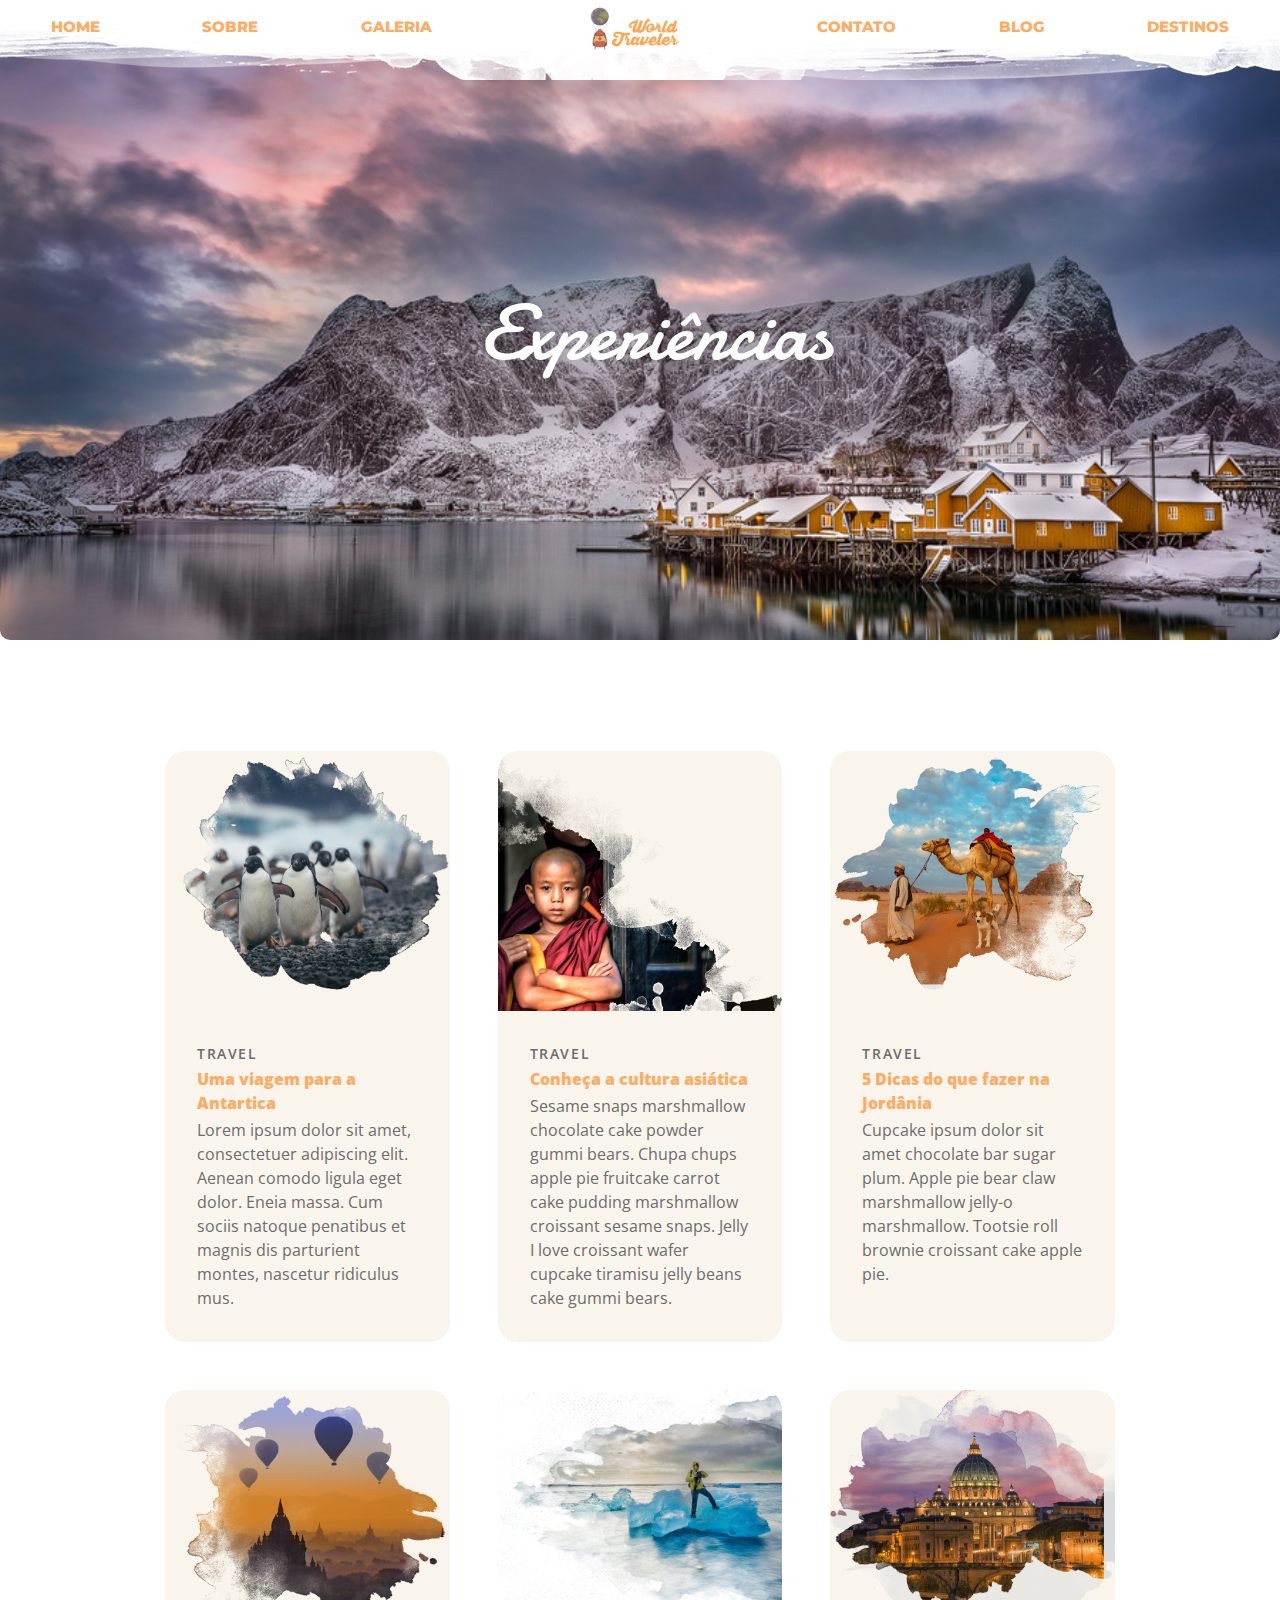
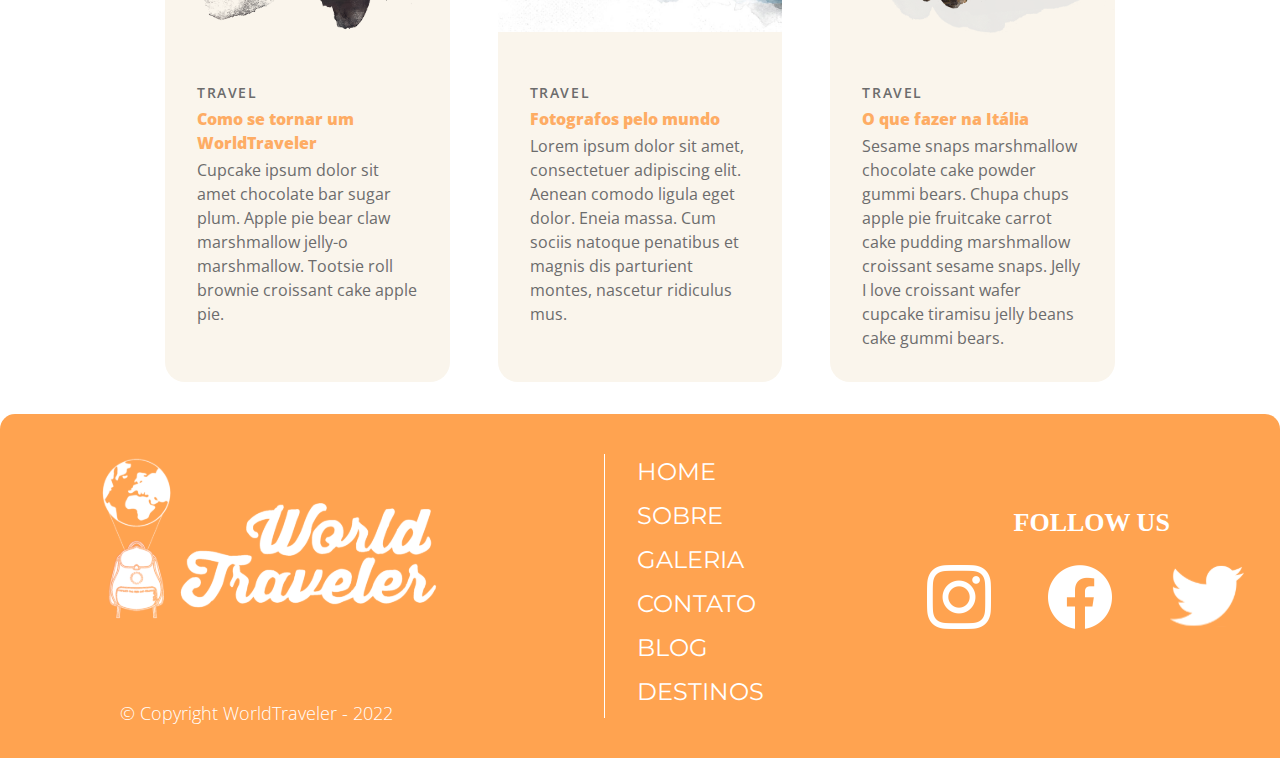
<file: pages/blog.html>
<!DOCTYPE html>
<html lang="pt-br">
<head>
    <meta charset="UTF-8">
    <meta http-equiv="X-UA-Compatible" content="IE=edge">
    <meta name="viewport" content="width=device-width, initial-scale=1.0">
    <link rel="shortcut icon" href="/logo/simboloColorido 1.svg" type="image/x-icon">
    <link rel="preconnect" href="https://fonts.googleapis.com">
    <link rel="preconnect" href="https://fonts.gstatic.com" crossorigin>
    <link href="https://fonts.googleapis.com/css2?family=Damion&family=Montserrat:wght@300;400;600;700&family=Open+Sans:wght@300;400;700&display=swap" rel="stylesheet">
    <link rel="stylesheet" href="/reset.css">
    <link rel="stylesheet" href="/style.css">
    <title>Blog - WorldTraveler</title>
</head>
<body>
    <header class="cabecalho">
        <nav class="menu" id="menu-nav">
            <button class="btn__menu" id="bt__menu"><img src="/icon/menu-icon2.svg" class="icon"></button>
            <ul class="menu__lista">
                <li class="menu__item">
                    <img src="/icon/home-icon2.svg" alt="ícone da home page" class="menu__icon">
                    <a href="/index.html" class="menu__link">HOME</a>
                </li>
                <li class="menu__item">
                    <img src="/icon/sobre-icon2.svg" alt="icone da página sobre" class="menu__icon">
                    <a href="/pages/sobre.html" class="menu__link">SOBRE</a>
                </li>
                <li class="menu__item">
                    <img src="/icon/galeria-icon2.svg" alt="icone da galeria" class="menu__icon">
                    <a href="/pages/galeria.html" class="menu__link">GALERIA</a>
                </li>
                <li class="menu__item">
                    <img src="/icon/contato-icon2.svg" alt="icone para a pagina de contato" class="menu__icon">
                    <a href="/pages/contato.html" class="menu__link">CONTATO</a>
                </li>
                <li class="menu__item">
                    <img src="/icon/blog-icon2.svg" alt="icone da pagina blog" class="menu__icon">
                    <a href="/pages/blog.html" class="menu__link">BLOG</a>
                </li>
                <li class="menu__item">
                    <img src="/icon/destino-icon2.svg" alt="icone da pagina destinos" class="menu__icon">
                    <a href="/pages/destinos.html" class="menu__link">DESTINOS</a>
                </li>
            </ul>
        </nav>
        <div class="cabecalho--desktop">
            <ul class="cabecalho__lista">
                <li class="cabecalho__item">
                    <a href="/index.html" class="cabecalho__link">HOME</a>
                </li>
                <li class="cabecalho__item">
                    <a href="/pages/sobre.html" class="cabecalho__link">SOBRE</a>
                </li>
                <li class="cabecalho__item">
                    <a href="/pages/galeria.html" class="cabecalho__link">GALERIA</a>
                </li>
                <li class="desktop-logo">
                    <img src="/logo/logomarca-2.svg">
                </li>
                <li class="cabecalho__item">
                    <a href="/pages/contato.html" class="cabecalho__link">CONTATO</a>
                </li>
                <li class="cabecalho__item">
                    <a href="/pages/blog.html" class="cabecalho__link">BLOG</a>
                </li>
                <li class="cabecalho__item">
                    <a href="/pages/destinos.html" class="cabecalho__link">DESTINOS</a>
                </li>
            </ul>
            <div class="cabecalho__container">
                <img src="/logo/logomarca-2.svg" alt="logomarca da World Traveler" class="cabecalho__logo">
            </div>
        </div>
        
    </header>
    <section class="banner--blog">
        <div class="banner__imagem--blog"></div>
        <h2 class="banner__titulo--blog">Experiências</h2>
    </section>
    <section class="conteudo--blog">
        <div class="site-container">
            <div class="article-container">
                <article class="article-card">
                    <figure class="article-image">
                        <img src="/img/antartica.png" alt="família de pinguins na Antartica">
                    </figure>
                    <div class="article-content">
                        <a href="#" class="card-category">Travel</a>
                        <h3 class="card-title">Uma viagem para a Antartica</h3>
                        <p class="card-description">Lorem ipsum dolor sit amet, consectetuer adipiscing elit. Aenean comodo ligula eget dolor. Eneia massa. Cum sociis natoque penatibus et magnis dis parturient montes, nascetur ridiculus mus.</p>
                    </div>
                </article>
                <article class="article-card">
                    <figure class="article-image">
                        <img src="/img/experiencia2.png" alt="menino asiático">
                    </figure>
                    <div class="article-content">
                        <a href="#" class="card-category">Travel</a>
                        <h3 class="card-title">Conheça a cultura asiática</h3>
                        <p class="card-description">Sesame snaps marshmallow chocolate cake powder gummi bears. Chupa chups apple pie fruitcake carrot cake pudding marshmallow croissant sesame snaps. Jelly I love croissant wafer cupcake tiramisu jelly beans cake gummi bears.</p>
                    </div>
                </article>
                <article class="article-card">
                    <figure class="article-image">
                        <img src="/img/jordan.png" alt="homem com camelo">
                    </figure>
                    <div class="article-content">
                        <a href="#" class="card-category">Travel</a>
                        <h3 class="card-title">5 Dicas do que fazer na Jordânia</h3>
                        <p class="card-description">Cupcake ipsum dolor sit amet chocolate bar sugar plum. Apple pie bear claw marshmallow jelly-o marshmallow. Tootsie roll brownie croissant cake apple pie.</p>
                    </div>
                </article>
                <article class="article-card">
                    <figure class="article-image">
                        <img src="/img/myanmar.png" alt="balões sobrevoando no céu de myanmar" class="article--img">
                    </figure>
                    <div class="article-content">
                        <a href="#" class="card-category">Travel</a>
                        <h3 class="card-title">Como se tornar um WorldTraveler</h3>
                        <p class="card-description">Cupcake ipsum dolor sit amet chocolate bar sugar plum. Apple pie bear claw marshmallow jelly-o marshmallow. Tootsie roll brownie croissant cake apple pie.</p>
                    </div>
                </article>
                <article class="article-card">
                    <figure class="article-image">
                        <img src="/img/antartica2.jpg" alt="Homem fotografo encima de uma geleira">
                    </figure>
                    <div class="article-content">
                        <a href="#" class="card-category">Travel</a>
                        <h3 class="card-title">Fotografos pelo mundo</h3>
                        <p class="card-description">Lorem ipsum dolor sit amet, consectetuer adipiscing elit. Aenean comodo ligula eget dolor. Eneia massa. Cum sociis natoque penatibus et magnis dis parturient montes, nascetur ridiculus mus.</p>
                    </div>
                </article>
                <article class="article-card">
                    <figure class="article-image">
                        <img src="/img/roma2.png" alt="foto de Roma">
                    </figure>
                    <div class="article-content">
                        <a href="#" class="card-category">Travel</a>
                        <h3 class="card-title">O que fazer na Itália</h3>
                        <p class="card-description">Sesame snaps marshmallow chocolate cake powder gummi bears. Chupa chups apple pie fruitcake carrot cake pudding marshmallow croissant sesame snaps. Jelly I love croissant wafer cupcake tiramisu jelly beans cake gummi bears.</p>
                    </div>
                </article>
            </div>
        </div>
    </section>


    <script src="/script/menu.js"></script>
</body>
<footer class="rodape">
    <div class="rodape__container container logo-copy">
        <img src="/logo/logomarca-2Laranja.svg" alt="Logomarca World Traveler" class="rodape__logo">
        <div class="redes">
            <h4 class="rodape__titulo">FOLLOW US</h4>
            <ul class="rodape__lista-icon">
                <li class="rodape__item">
                    <a href="https://www.instagram.com" target="_blank" class="rodape__ancora">
                        <img src="/icon/instagram-icon.svg" alt="instagram" class="rodape__img">
                    </a>
                </li>
                <li class="rodape__item">
                    <a href="https://www.facebook.com" target="_blank" class="rodape__ancora">
                        <img src="/icon/facebook-icon.svg" alt="facebook" class="rodape__img">
                    </a>
                </li>
                <li class="rodape__item">
                    <a href="https://www.twitter.com" target="_blank" class="rodape__ancora">
                        <img src="/icon/twitter-icon.svg" alt="" class="rodape__img">
                    </a>
                </li>
            </ul>
        </div> 
        <p class="copyright">&copy; Copyright WorldTraveler - 2022</p>
    </div>
    <div class="rodape__container container">
        <ul class="rodape__lista-principal">
            <li class="lista_item">
                <a href="/index.html" class="lista_link">HOME</a>
            </li>
            <li class="lista_item">
                <a href="/pages/sobre.html" class="lista_link">SOBRE</a>
            </li>
            <li class="lista_item ">
                <a href="/pages/galeria.html" class="lista_link">GALERIA</a>
            </li>
            <li class="lista_item item">
                <a href="/pages/contato.html" class="lista_link">CONTATO</a>
            </li>
            <li class="lista_item">
                <a href="/pages/blog.html" class="lista_link">BLOG</a>
            </li>
            <li class="lista_item">
                <a href="/pages/destinos.html" class="lista_link">DESTINOS</a>
            </li>
        </ul>
    </div>
    <div class="rede-social container">
        <h4 class="rodape__titulo">FOLLOW US</h4>
        <ul class="rodape__lista-icon">
            <li class="rodape__item">
                <a href="https://www.instagram.com" target="_blank" class="rodape__ancora">
                    <img src="/icon/instagram-icon.svg" alt="instagram" class="rodape__img">
                </a>
            </li>
            <li class="rodape__item">
                <a href="https://www.facebook.com" target="_blank" class="rodape__ancora">
                    <img src="/icon/facebook-icon.svg" alt="facebook" class="rodape__img">
                </a>
            </li>
            <li class="rodape__item">
                <a href="https://www.twitter.com" target="_blank" class="rodape__ancora">
                    <img src="/icon/twitter-icon.svg" alt="" class="rodape__img">
                </a>
            </li>
        </ul>
    </div> 
</footer>

</html>
</file>
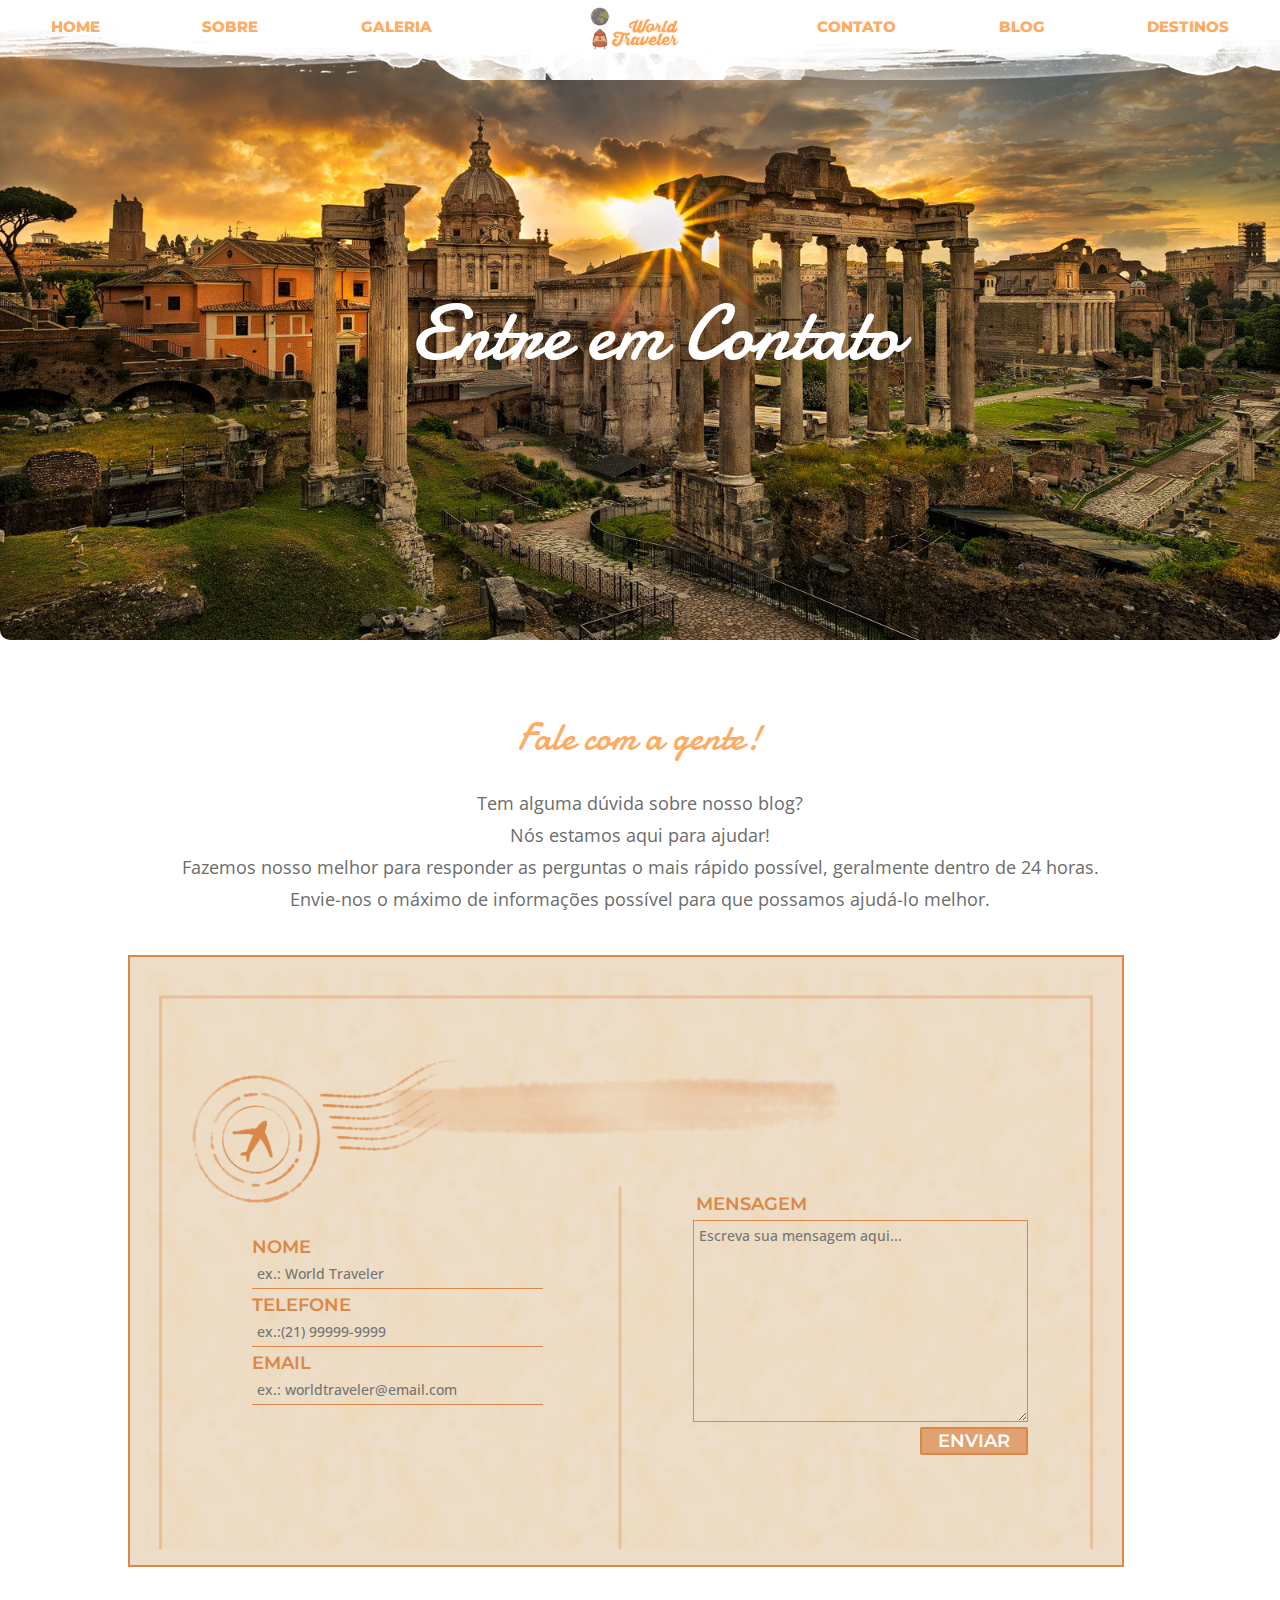
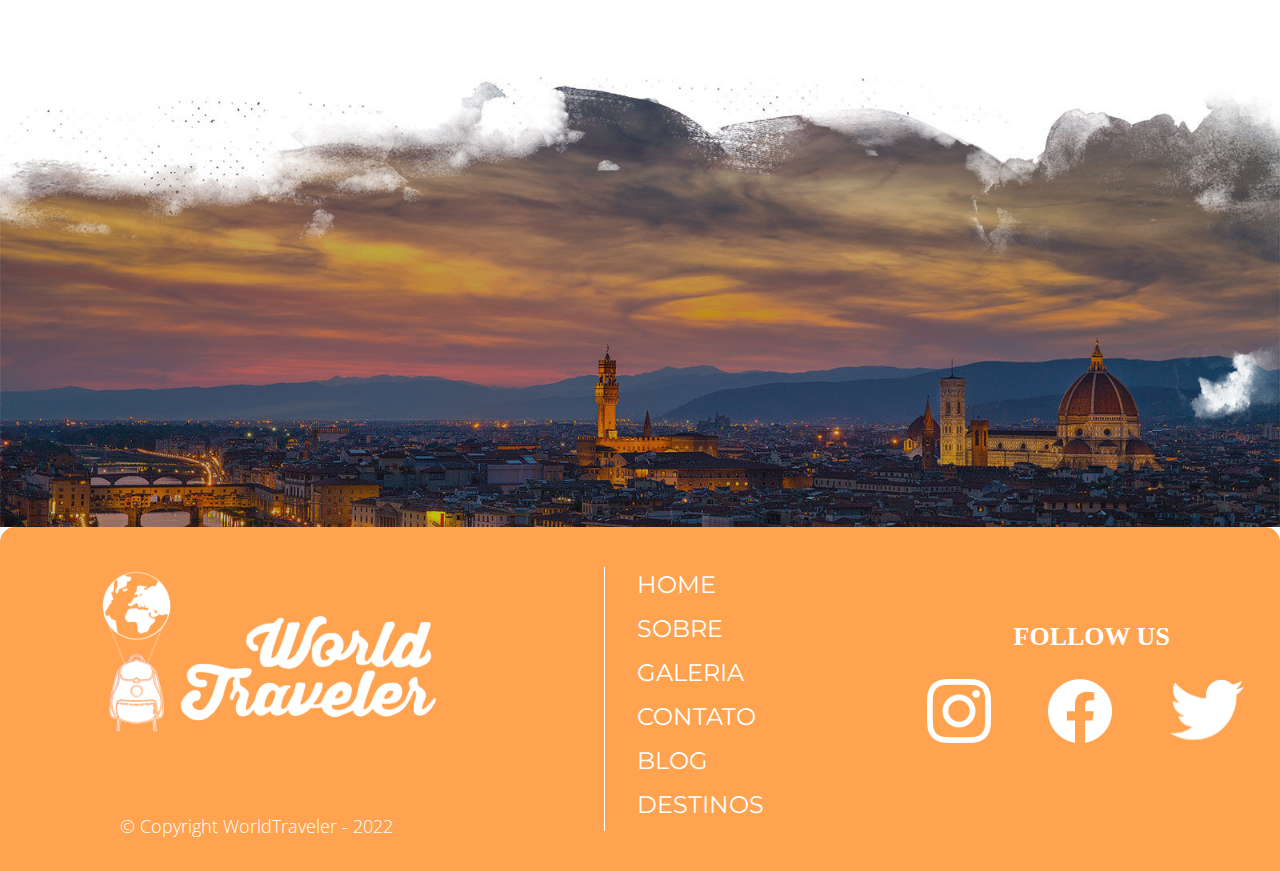
<file: pages/contato.html>
<!DOCTYPE html>
<html lang="pt-br">
<head>
    <meta charset="UTF-8">
    <meta http-equiv="X-UA-Compatible" content="IE=edge">
    <meta name="viewport" content="width=device-width, initial-scale=1.0">
    <link rel="shortcut icon" href="/logo/simboloColorido 1.svg" type="image/x-icon">
    <link rel="preconnect" href="https://fonts.googleapis.com">
    <link rel="preconnect" href="https://fonts.gstatic.com" crossorigin>
    <link href="https://fonts.googleapis.com/css2?family=Damion&family=Montserrat:wght@300;400;600;700&family=Open+Sans:wght@300;400;700&display=swap" rel="stylesheet">
    <link rel="stylesheet" href="/reset.css">
    <link rel="stylesheet" href="/style.css">
    <title>Contato - WorldTraveler</title>
</head>
<body>
    <header class="cabecalho">
        <nav class="menu" id="menu-nav">
            <button class="btn__menu" id="bt__menu"><img src="/icon/menu-icon2.svg" class="icon"></button>
            <ul class="menu__lista">
                <li class="menu__item">
                    <img src="/icon/home-icon2.svg" alt="ícone da home page" class="menu__icon">
                    <a href="/index.html" class="menu__link">HOME</a>
                </li>
                <li class="menu__item">
                    <img src="/icon/sobre-icon2.svg" alt="icone da página sobre" class="menu__icon">
                    <a href="/pages/sobre.html" class="menu__link">SOBRE</a>
                </li>
                <li class="menu__item">
                    <img src="/icon/galeria-icon2.svg" alt="icone da galeria" class="menu__icon">
                    <a href="/pages/galeria.html" class="menu__link">GALERIA</a>
                </li>
                <li class="menu__item">
                    <img src="/icon/contato-icon2.svg" alt="icone para a pagina de contato" class="menu__icon">
                    <a href="/pages/contato.html" class="menu__link">CONTATO</a>
                </li>
                <li class="menu__item">
                    <img src="/icon/blog-icon2.svg" alt="icone da pagina blog" class="menu__icon">
                    <a href="/pages/blog.html" class="menu__link">BLOG</a>
                </li>
                <li class="menu__item">
                    <img src="/icon/destino-icon2.svg" alt="icone da pagina destinos" class="menu__icon">
                    <a href="/pages/destinos.html" class="menu__link">DESTINOS</a>
                </li>
            </ul>
        </nav>
        <div class="cabecalho--desktop">
            <ul class="cabecalho__lista">
                <li class="cabecalho__item">
                    <a href="/index.html" class="cabecalho__link">HOME</a>
                </li>
                <li class="cabecalho__item">
                    <a href="/pages/sobre.html" class="cabecalho__link">SOBRE</a>
                </li>
                <li class="cabecalho__item">
                    <a href="/pages/galeria.html" class="cabecalho__link">GALERIA</a>
                </li>
                <li class="desktop-logo">
                    <img src="/logo/logomarca-2.svg">
                </li>
                <li class="cabecalho__item">
                    <a href="/pages/contato.html" class="cabecalho__link">CONTATO</a>
                </li>
                <li class="cabecalho__item">
                    <a href="/pages/blog.html" class="cabecalho__link">BLOG</a>
                </li>
                <li class="cabecalho__item">
                    <a href="/pages/destinos.html" class="cabecalho__link">DESTINOS</a>
                </li>
            </ul>
            <div class="cabecalho__container">
                <img src="/logo/logomarca-2.svg" alt="logomarca da World Traveler" class="cabecalho__logo">
            </div>
        </div>
        
    </header>
    <section class="banner--contato">
        <div class="banner__imagem--contato"></div>
        <h2 class="banner__titulo--contato">Entre em Contato</h2>
    </section>
    <section class="conteudo--contato">
        <div class="contato__descricao">
            <h2 class="contato-titulo">Fale com a gente!</h2>
            <p class="contato-texto">Tem alguma dúvida sobre nosso blog?</p>
            <p class="contato-texto">Nós estamos aqui para ajudar!</p>
            <p class="contato-texto">Fazemos nosso melhor para responder as perguntas o mais rápido possível, geralmente dentro de 24 horas.</p>
            <p class="contato-texto">Envie-nos o máximo de informações possível para que possamos ajudá-lo melhor.</p>
        </div>

        <div class="form__container ">
            <form class="form" id="form">
                <div class="form-column column-principal">
                    <div class="form-campo">
                        <label class="form-titulo">Nome</label>
                        <input type="text" placeholder="ex.: World Traveler" class="form-input required" autocomplete="off" oninput="nameValidate()">
                        <span class="span-required">Campo não é válido</span>
                    </div>
                    <div class="form-campo">
                        <label class="form-titulo">Telefone</label>
                        <input type="tel" placeholder="ex.:(21) 99999-9999" class="form-input required" autocomplete="off" oninput="telValidate()">
                        <span class="span-required">Digite um telefone válido</span>
                    </div>
                    <div class="form-campo">
                        <label class="form-titulo">Email</label>
                        <input type="email" placeholder="ex.: worldtraveler@email.com" class="form-input required" autocomplete="off" oninput="emailValidate()">
                        <span class="span-required">Digite um e-mail válido</span>
                    </div>
                </div>
                <div class="form-column column-msg">
                    <div class="form-campo">
                        <label class="form-titulo titulo--mensagem">Mensagem</label>
                        <textarea class="form-campo--mensagem" cols="25" rows="10" placeholder="Escreva sua mensagem aqui..."></textarea>
                    </div>
                    <button type="submit" class="btn-form">Enviar</button>
                </div>
            </form>
        </div>
    </section>
    <section class="bcg-contato"></section>
    <script src="/script/menu.js"></script>
    <script src="/script/valida-form.js"></script>
</body>
<footer class="rodape">
        <div class="rodape__container container logo-copy">
            <img src="/logo/logomarca-2Laranja.svg" alt="Logomarca World Traveler" class="rodape__logo">
            <div class="redes">
                <h4 class="rodape__titulo">FOLLOW US</h4>
                <ul class="rodape__lista-icon">
                    <li class="rodape__item">
                        <a href="https://www.instagram.com" target="_blank" class="rodape__ancora">
                            <img src="/icon/instagram-icon.svg" alt="instagram" class="rodape__img">
                        </a>
                    </li>
                    <li class="rodape__item">
                        <a href="https://www.facebook.com" target="_blank" class="rodape__ancora">
                            <img src="/icon/facebook-icon.svg" alt="facebook" class="rodape__img">
                        </a>
                    </li>
                    <li class="rodape__item">
                        <a href="https://www.twitter.com" target="_blank" class="rodape__ancora">
                            <img src="/icon/twitter-icon.svg" alt="" class="rodape__img">
                        </a>
                    </li>
                </ul>
            </div> 
            <p class="copyright">&copy; Copyright WorldTraveler - 2022</p>
        </div>
        <div class="rodape__container container">
            <ul class="rodape__lista-principal">
                <li class="lista_item">
                    <a href="/index.html" class="lista_link">HOME</a>
                </li>
                <li class="lista_item">
                    <a href="/pages/sobre.html" class="lista_link">SOBRE</a>
                </li>
                <li class="lista_item ">
                    <a href="/pages/galeria.html" class="lista_link">GALERIA</a>
                </li>
                <li class="lista_item item">
                    <a href="/pages/contato.html" class="lista_link">CONTATO</a>
                </li>
                <li class="lista_item">
                    <a href="/pages/blog.html" class="lista_link">BLOG</a>
                </li>
                <li class="lista_item">
                    <a href="/pages/destinos.html" class="lista_link">DESTINOS</a>
                </li>
            </ul>
        </div>
        <div class="rede-social container">
            <h4 class="rodape__titulo">FOLLOW US</h4>
            <ul class="rodape__lista-icon">
                <li class="rodape__item">
                    <a href="https://www.instagram.com" target="_blank" class="rodape__ancora">
                        <img src="/icon/instagram-icon.svg" alt="instagram" class="rodape__img">
                    </a>
                </li>
                <li class="rodape__item">
                    <a href="https://www.facebook.com" target="_blank" class="rodape__ancora">
                        <img src="/icon/facebook-icon.svg" alt="facebook" class="rodape__img">
                    </a>
                </li>
                <li class="rodape__item">
                    <a href="https://www.twitter.com" target="_blank" class="rodape__ancora">
                        <img src="/icon/twitter-icon.svg" alt="" class="rodape__img">
                    </a>
                </li>
            </ul>
        </div> 
</footer>

</html>
</file>
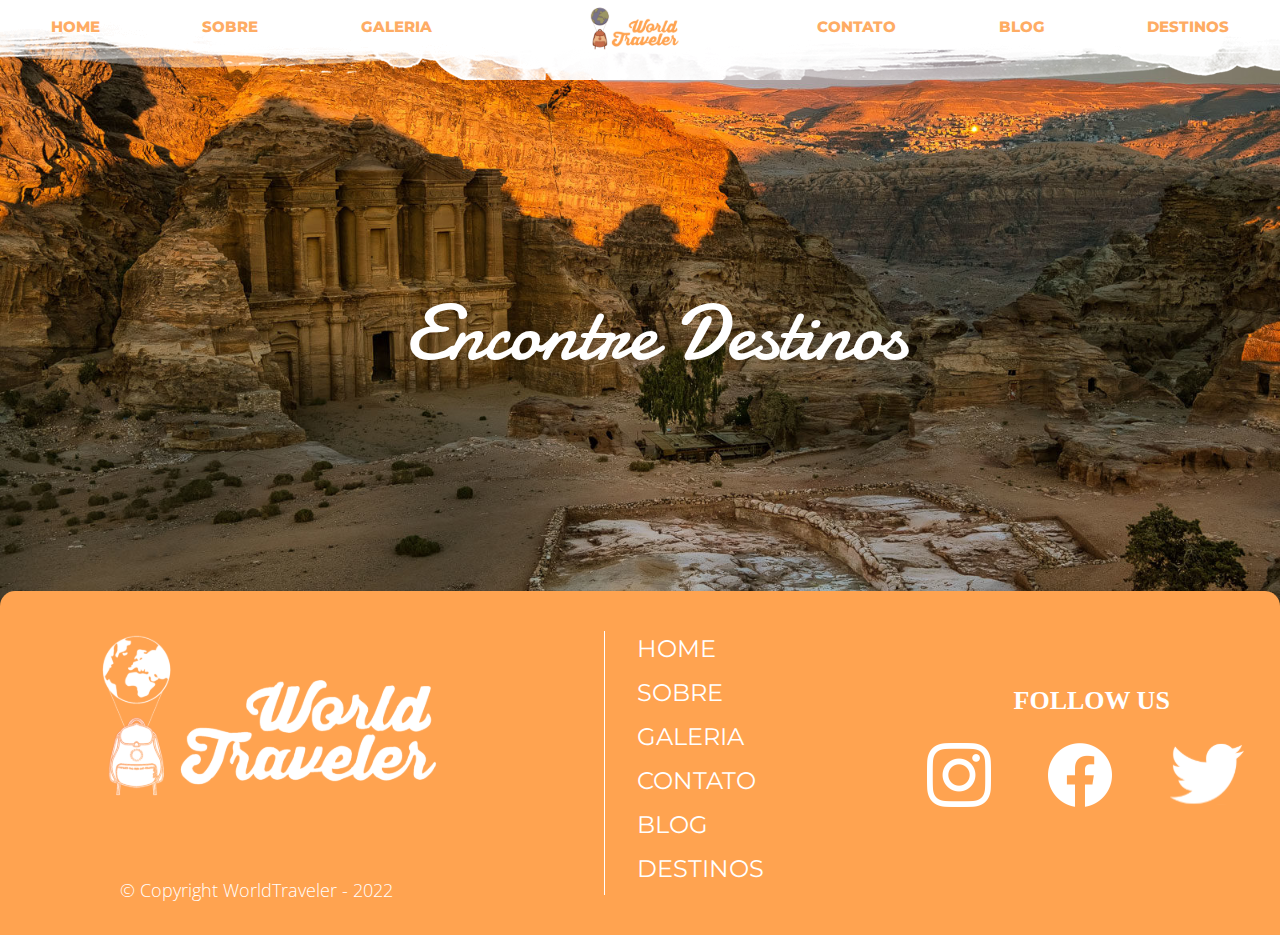
<file: pages/destinos.html>
<!DOCTYPE html>
<html lang="pt-br">
<head>
    <meta charset="UTF-8">
    <meta http-equiv="X-UA-Compatible" content="IE=edge">
    <meta name="viewport" content="width=device-width, initial-scale=1.0">
    <link rel="shortcut icon" href="/logo/simboloColorido 1.svg" type="image/x-icon">
    <link rel="preconnect" href="https://fonts.googleapis.com">
    <link rel="preconnect" href="https://fonts.gstatic.com" crossorigin>
    <link href="https://fonts.googleapis.com/css2?family=Damion&family=Montserrat:wght@300;400;600;700&family=Open+Sans:wght@300;400;700&display=swap" rel="stylesheet">
    <link rel="stylesheet" href="/reset.css">
    <link rel="stylesheet" href="/style.css">
    <title>Destinos - World Traveler</title>
</head>
<body>
    <header class="cabecalho">
        <nav class="menu" id="menu-nav">
            <button class="btn__menu" id="bt__menu"><img src="/icon/menu-icon2.svg" class="icon"></button>
            <ul class="menu__lista">
                <li class="menu__item">
                    <img src="/icon/home-icon2.svg" alt="ícone da home page" class="menu__icon">
                    <a href="/index.html" class="menu__link">HOME</a>
                </li>
                <li class="menu__item">
                    <img src="/icon/sobre-icon2.svg" alt="icone da página sobre" class="menu__icon">
                    <a href="/pages/sobre.html" class="menu__link">SOBRE</a>
                </li>
                <li class="menu__item">
                    <img src="/icon/galeria-icon2.svg" alt="icone da galeria" class="menu__icon">
                    <a href="/pages/galeria.html" class="menu__link">GALERIA</a>
                </li>
                <li class="menu__item">
                    <img src="/icon/contato-icon2.svg" alt="icone para a pagina de contato" class="menu__icon">
                    <a href="/pages/contato.html" class="menu__link">CONTATO</a>
                </li>
                <li class="menu__item">
                    <img src="/icon/blog-icon2.svg" alt="icone da pagina blog" class="menu__icon">
                    <a href="/pages/blog.html" class="menu__link">BLOG</a>
                </li>
                <li class="menu__item">
                    <img src="/icon/destino-icon2.svg" alt="icone da pagina destinos" class="menu__icon">
                    <a href="/pages/destinos.html" class="menu__link">DESTINOS</a>
                </li>
            </ul>
        </nav>
        <div class="cabecalho--desktop">
            <ul class="cabecalho__lista">
                <li class="cabecalho__item">
                    <a href="/index.html" class="cabecalho__link">HOME</a>
                </li>
                <li class="cabecalho__item">
                    <a href="/pages/sobre.html" class="cabecalho__link">SOBRE</a>
                </li>
                <li class="cabecalho__item">
                    <a href="/pages/galeria.html" class="cabecalho__link">GALERIA</a>
                </li>
                <li class="desktop-logo">
                    <img src="/logo/logomarca-2.svg">
                </li>
                <li class="cabecalho__item">
                    <a href="/pages/contato.html" class="cabecalho__link">CONTATO</a>
                </li>
                <li class="cabecalho__item">
                    <a href="/pages/blog.html" class="cabecalho__link">BLOG</a>
                </li>
                <li class="cabecalho__item">
                    <a href="/pages/destinos.html" class="cabecalho__link">DESTINOS</a>
                </li>
            </ul>
            <div class="cabecalho__container">
                <img src="/logo/logomarca-2.svg" alt="logomarca da World Traveler" class="cabecalho__logo">
            </div>
        </div>
    </header>

    <section class="banner--destinos">
        <div class="banner__imagem--destinos"></div>
        <h2 class="banner__titulo--destinos">Encontre Destinos</h2>
    </section>
    <script src="/script/menu.js"></script>
</body>
<footer class="rodape">
    <div class="rodape__container container logo-copy">
        <img src="/logo/logomarca-2Laranja.svg" alt="Logomarca World Traveler" class="rodape__logo">
        <div class="redes">
            <h4 class="rodape__titulo">FOLLOW US</h4>
            <ul class="rodape__lista-icon">
                <li class="rodape__item">
                    <a href="https://www.instagram.com" target="_blank" class="rodape__ancora">
                        <img src="/icon/instagram-icon.svg" alt="instagram" class="rodape__img">
                    </a>
                </li>
                <li class="rodape__item">
                    <a href="https://www.facebook.com" target="_blank" class="rodape__ancora">
                        <img src="/icon/facebook-icon.svg" alt="facebook" class="rodape__img">
                    </a>
                </li>
                <li class="rodape__item">
                    <a href="https://www.twitter.com" target="_blank" class="rodape__ancora">
                        <img src="/icon/twitter-icon.svg" alt="" class="rodape__img">
                    </a>
                </li>
            </ul>
        </div> 
        <p class="copyright">&copy; Copyright WorldTraveler - 2022</p>
    </div>
    <div class="rodape__container container">
        <ul class="rodape__lista-principal">
            <li class="lista_item">
                <a href="/index.html" class="lista_link">HOME</a>
            </li>
            <li class="lista_item">
                <a href="/pages/sobre.html" class="lista_link">SOBRE</a>
            </li>
            <li class="lista_item ">
                <a href="/pages/galeria.html" class="lista_link">GALERIA</a>
            </li>
            <li class="lista_item item">
                <a href="/pages/contato.html" class="lista_link">CONTATO</a>
            </li>
            <li class="lista_item">
                <a href="/pages/blog.html" class="lista_link">BLOG</a>
            </li>
            <li class="lista_item">
                <a href="/pages/destinos.html" class="lista_link">DESTINOS</a>
            </li>
        </ul>
    </div>
    <div class="rede-social container">
        <h4 class="rodape__titulo">FOLLOW US</h4>
        <ul class="rodape__lista-icon">
            <li class="rodape__item">
                <a href="https://www.instagram.com" target="_blank" class="rodape__ancora">
                    <img src="/icon/instagram-icon.svg" alt="instagram" class="rodape__img">
                </a>
            </li>
            <li class="rodape__item">
                <a href="https://www.facebook.com" target="_blank" class="rodape__ancora">
                    <img src="/icon/facebook-icon.svg" alt="facebook" class="rodape__img">
                </a>
            </li>
            <li class="rodape__item">
                <a href="https://www.twitter.com" target="_blank" class="rodape__ancora">
                    <img src="/icon/twitter-icon.svg" alt="" class="rodape__img">
                </a>
            </li>
        </ul>
    </div> 
</footer>

</html>
</file>
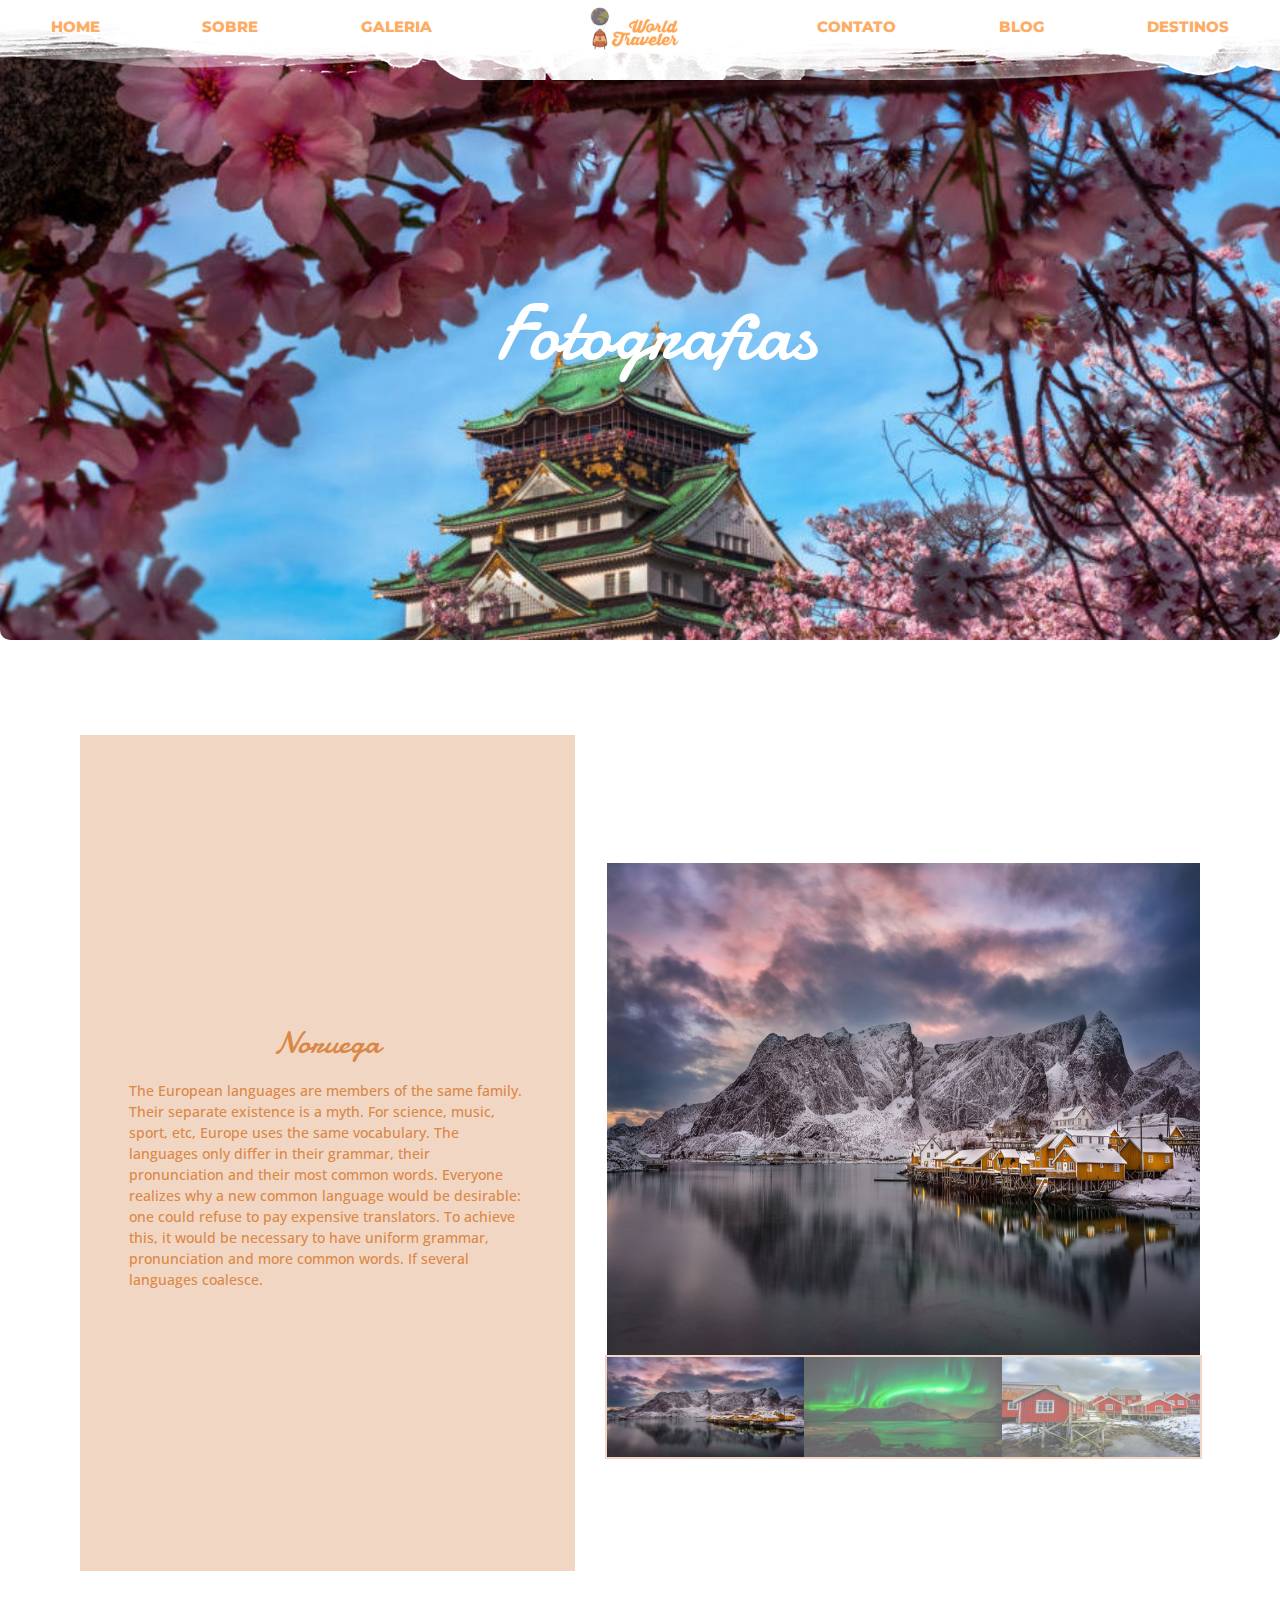
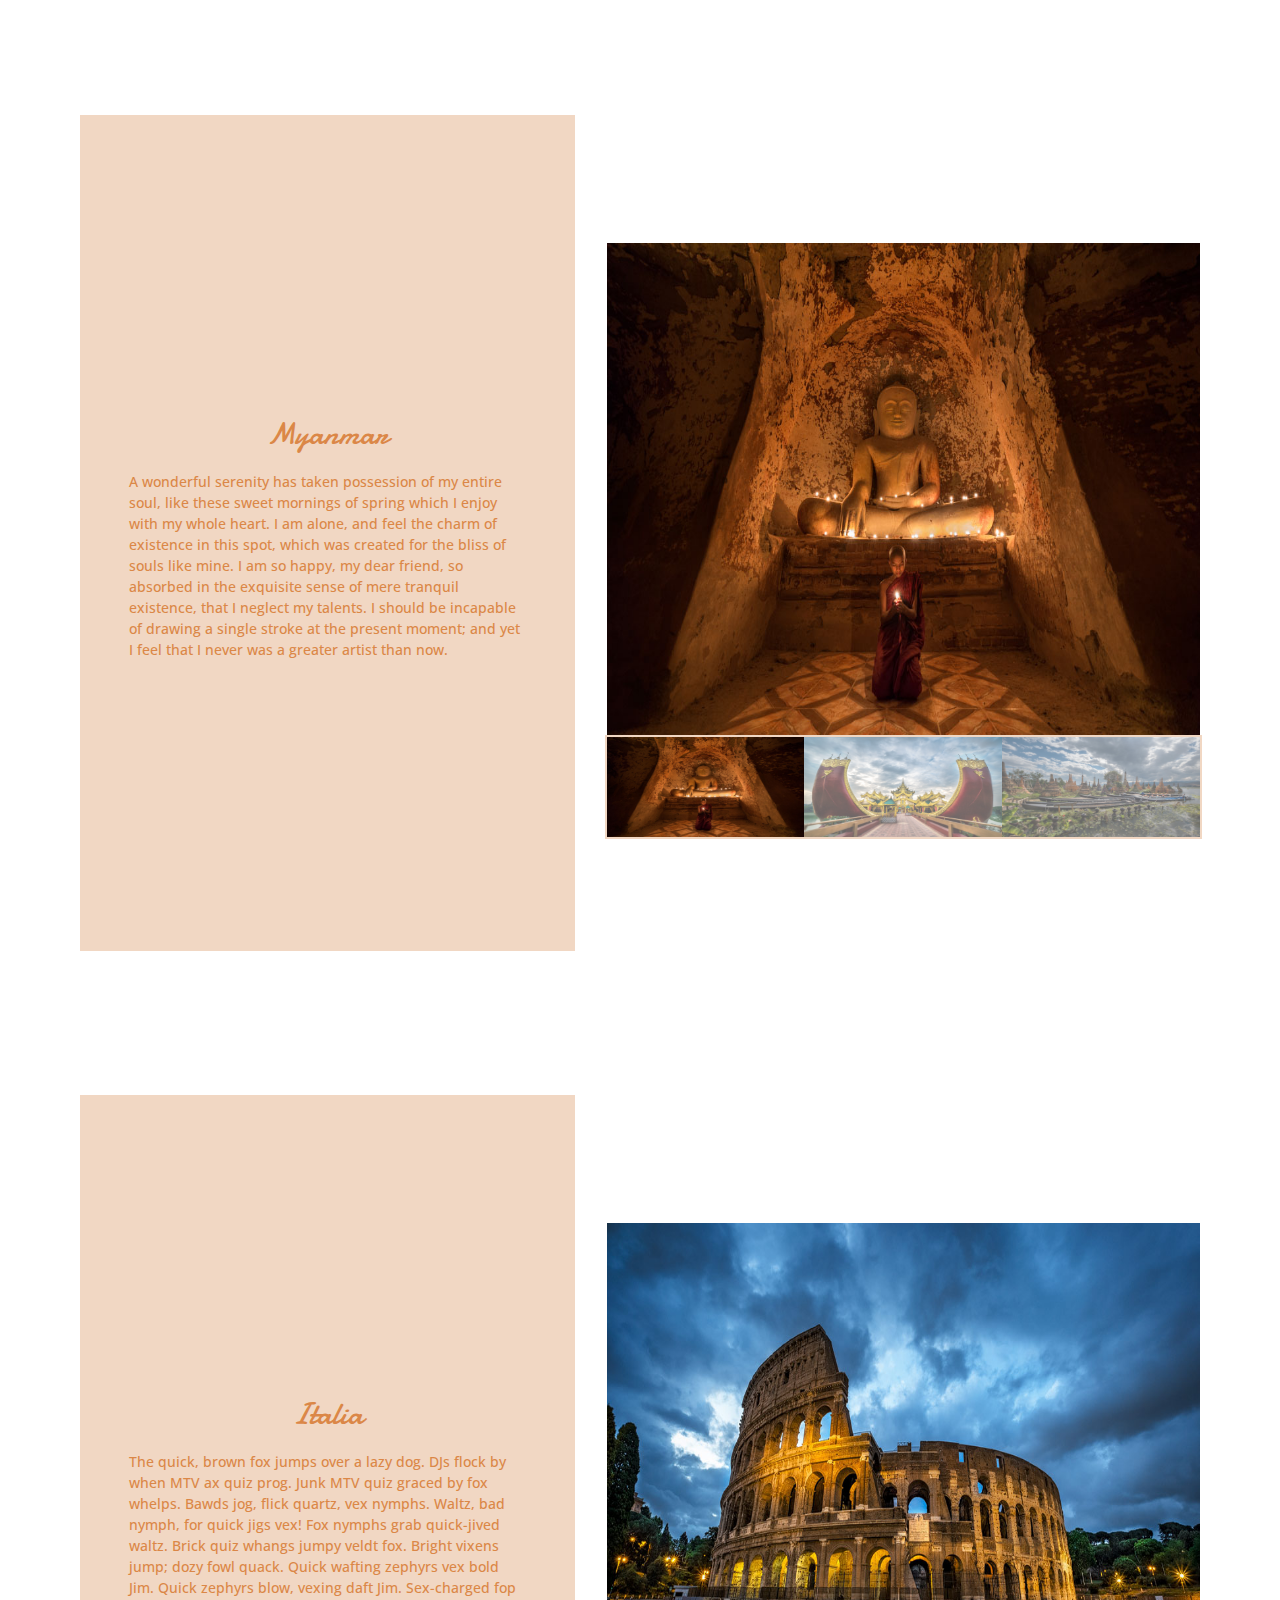
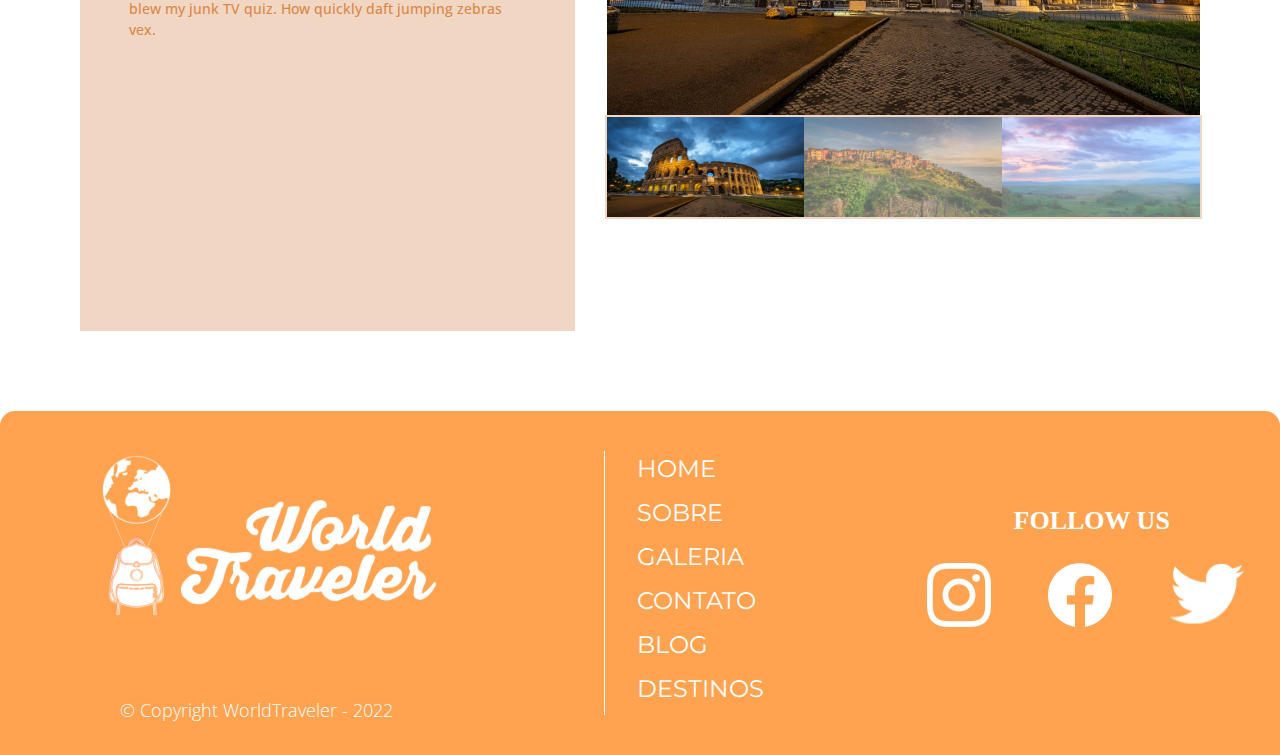
<file: pages/galeria.html>
<!DOCTYPE html>
<html lang="pt-br">
<head>
    <meta charset="UTF-8">
    <meta http-equiv="W-UA-Compatible" content="IE=edge">
    <meta name="viewport" content="width=device-width, initial-scale=1.0">
    <link rel="shortcut icon" href="/logo/simboloColorido 1.svg" type="image/x-icon">
    <link rel="preconnect" href="https://fonts.googleapis.com">
    <link rel="preconnect" href="https://fonts.gstatic.com" crossorigin>
    <link href="https://fonts.googleapis.com/css2?family=Damion&family=Montserrat:wght@300;400;600;700&family=Open+Sans:wght@300;400;700&display=swap" rel="stylesheet">
    <link rel="stylesheet" href="/reset.css">
    <link rel="stylesheet" href="/style.css">
    <title>Galeria - WorldTraveler</title>
</head>
<body>
    <header class="cabecalho">
        <nav class="menu" id="menu-nav">
            <button class="btn__menu" id="bt__menu"><img src="/icon/menu-icon2.svg" class="icon"></button>
            <ul class="menu__lista">
                <li class="menu__item">
                    <img src="/icon/home-icon2.svg" alt="ícone da home page" class="menu__icon">
                    <a href="/index.html" class="menu__link">HOME</a>
                </li>
                <li class="menu__item">
                    <img src="/icon/sobre-icon2.svg" alt="icone da página sobre" class="menu__icon">
                    <a href="/pages/sobre.html" class="menu__link">SOBRE</a>
                </li>
                <li class="menu__item">
                    <img src="/icon/galeria-icon2.svg" alt="icone da galeria" class="menu__icon">
                    <a href="/pages/galeria.html" class="menu__link">GALERIA</a>
                </li>
                <li class="menu__item">
                    <img src="/icon/contato-icon2.svg" alt="icone para a pagina de contato" class="menu__icon">
                    <a href="/pages/contato.html" class="menu__link">CONTATO</a>
                </li>
                <li class="menu__item">
                    <img src="/icon/blog-icon2.svg" alt="icone da pagina blog" class="menu__icon">
                    <a href="/pages/blog.html" class="menu__link">BLOG</a>
                </li>
                <li class="menu__item">
                    <img src="/icon/destino-icon2.svg" alt="icone da pagina destinos" class="menu__icon">
                    <a href="/pages/destinos.html" class="menu__link">DESTINOS</a>
                </li>
            </ul>
        </nav>
        <div class="cabecalho--desktop">
            <ul class="cabecalho__lista">
                <li class="cabecalho__item">
                    <a href="/index.html" class="cabecalho__link">HOME</a>
                </li>
                <li class="cabecalho__item">
                    <a href="/pages/sobre.html" class="cabecalho__link">SOBRE</a>
                </li>
                <li class="cabecalho__item">
                    <a href="/pages/galeria.html" class="cabecalho__link">GALERIA</a>
                </li>
                <li class="desktop-logo">
                    <img src="/logo/logomarca-2.svg">
                </li>
                <li class="cabecalho__item">
                    <a href="/pages/contato.html" class="cabecalho__link">CONTATO</a>
                </li>
                <li class="cabecalho__item">
                    <a href="/pages/blog.html" class="cabecalho__link">BLOG</a>
                </li>
                <li class="cabecalho__item">
                    <a href="/pages/destinos.html" class="cabecalho__link">DESTINOS</a>
                </li>
            </ul>
            <div class="cabecalho__container">
                <img src="/logo/logomarca-2.svg" alt="logomarca da World Traveler" class="cabecalho__logo">
            </div>
        </div>
        
    </header>
    <section class="banner--galeria">
        <div class="banner__imagem--galeria"></div>
        <h2 class="banner__titulo--galeria">Fotografias</h2>
    </section>
    <section class="conteudo--galeria">
        <div class="room-description">
            <h2 class="galeria__titulo">Noruega</h2>
            <p class="galeria__texto">The European languages are members of the same family. Their separate existence is a myth. For science, music, sport, etc, Europe uses the same vocabulary. The languages only differ in their grammar, their pronunciation and their most common words. Everyone realizes why a new common language would be desirable: one could refuse to pay expensive translators. To achieve this, it would be necessary to have uniform grammar, pronunciation and more common words. If several languages coalesce.</p>
        </div>
        <div class="room-gallary">
            <img src="/img/norway4-big.jpg" alt="fotografia da noruega" class="gallary-highlight">
            <div class="room-preview slide">
                <img src="/img/norway4-small.jpg" alt="fotografia da noruega" class="preview room-active">
                <img src="/img/norway6-small.jpg" alt="fotografia da noruega" class="preview">
                <img src="/img/norway10-small.jpg" alt="fotografia da noruega" class="preview">
            </div>
        </div>
    </section>
    <section class="conteudo--galeria d">
        <div class="room-description">
            <h2 class="galeria__titulo">Myanmar</h2>
            <p class="galeria__texto">A wonderful serenity has taken possession of my entire soul, like these sweet mornings of spring which I enjoy with my whole heart. I am alone, and feel the charm of existence in this spot, which was created for the bliss of souls like mine. I am so happy, my dear friend, so absorbed in the exquisite sense of mere tranquil existence, that I neglect my talents. I should be incapable of drawing a single stroke at the present moment; and yet I feel that I never was a greater artist than now.</p>
        </div>
        <div class="room-gallary room-gallary2">
            <img src="/img/myanmar5-Big.jpg" alt="fotografia de Myanmar" class="gallary-highlight2">
            <div class="room-preview slide2">
                <img src="/img/myanmar5-Small.jpg" alt="fotografia de Myanmar" class="preview2 room-active">
                <img src="/img/myanmar2-Small.jpg" alt="fotografia de Myanmar" class="preview2">
                <img src="/img/myanmar6-Small.jpg" alt="fotografia de Myanmar" class="preview2">
            </div>
        </div>
    </section>
    <section class="conteudo--galeria d">
        <div class="room-description">
            <h2 class="galeria__titulo">Italia</h2>
            <p class="galeria__texto">The quick, brown fox jumps over a lazy dog. DJs flock by when MTV ax quiz prog. Junk MTV quiz graced by fox whelps. Bawds jog, flick quartz, vex nymphs. Waltz, bad nymph, for quick jigs vex! Fox nymphs grab quick-jived waltz. Brick quiz whangs jumpy veldt fox. Bright vixens jump; dozy fowl quack. Quick wafting zephyrs vex bold Jim. Quick zephyrs blow, vexing daft Jim. Sex-charged fop blew my junk TV quiz. How quickly daft jumping zebras vex.</p>
        </div>
        <div class="room-gallary room-gallary3">
            <img src="/img/italy2-BIG.jpg" alt="fotografia de Myanmar" class="gallary-highlight3">
            <div class="room-preview slide3">
                <img src="/img/italy2-SMALL.jpg" alt="fotografia de Myanmar" class="preview3 room-active">
                <img src="/img/italy6-SMALL.jpg" alt="fotografia de Myanmar" class="preview3">
                <img src="/img/italy3-SMALL.jpg" alt="fotografia de Myanmar" class="preview3">
            </div>
        </div>
    </section>
    

    <script src="/script/menu.js"></script>
    <script src="/script/galeria.js"></script>
</body>
<footer class="rodape">
    <div class="rodape__container container logo-copy">
        <img src="/logo/logomarca-2Laranja.svg" alt="Logomarca World Traveler" class="rodape__logo">
        <div class="redes">
            <h4 class="rodape__titulo">FOLLOW US</h4>
            <ul class="rodape__lista-icon">
                <li class="rodape__item">
                    <a href="https://www.instagram.com" target="_blank" class="rodape__ancora">
                        <img src="/icon/instagram-icon.svg" alt="instagram" class="rodape__img">
                    </a>
                </li>
                <li class="rodape__item">
                    <a href="https://www.facebook.com" target="_blank" class="rodape__ancora">
                        <img src="/icon/facebook-icon.svg" alt="facebook" class="rodape__img">
                    </a>
                </li>
                <li class="rodape__item">
                    <a href="https://www.twitter.com" target="_blank" class="rodape__ancora">
                        <img src="/icon/twitter-icon.svg" alt="" class="rodape__img">
                    </a>
                </li>
            </ul>
        </div> 
        <p class="copyright">&copy; Copyright WorldTraveler - 2022</p>
    </div>
    <div class="rodape__container container">
        <ul class="rodape__lista-principal">
            <li class="lista_item">
                <a href="/index.html" class="lista_link">HOME</a>
            </li>
            <li class="lista_item">
                <a href="/pages/sobre.html" class="lista_link">SOBRE</a>
            </li>
            <li class="lista_item ">
                <a href="/pages/galeria.html" class="lista_link">GALERIA</a>
            </li>
            <li class="lista_item item">
                <a href="/pages/contato.html" class="lista_link">CONTATO</a>
            </li>
            <li class="lista_item">
                <a href="/pages/blog.html" class="lista_link">BLOG</a>
            </li>
            <li class="lista_item">
                <a href="/pages/destinos.html" class="lista_link">DESTINOS</a>
            </li>
        </ul>
    </div>
    <div class="rede-social container">
        <h4 class="rodape__titulo">FOLLOW US</h4>
        <ul class="rodape__lista-icon">
            <li class="rodape__item">
                <a href="https://www.instagram.com" target="_blank" class="rodape__ancora">
                    <img src="/icon/instagram-icon.svg" alt="instagram" class="rodape__img">
                </a>
            </li>
            <li class="rodape__item">
                <a href="https://www.facebook.com" target="_blank" class="rodape__ancora">
                    <img src="/icon/facebook-icon.svg" alt="facebook" class="rodape__img">
                </a>
            </li>
            <li class="rodape__item">
                <a href="https://www.twitter.com" target="_blank" class="rodape__ancora">
                    <img src="/icon/twitter-icon.svg" alt="" class="rodape__img">
                </a>
            </li>
        </ul>
    </div> 
</footer>

</html>
</file>
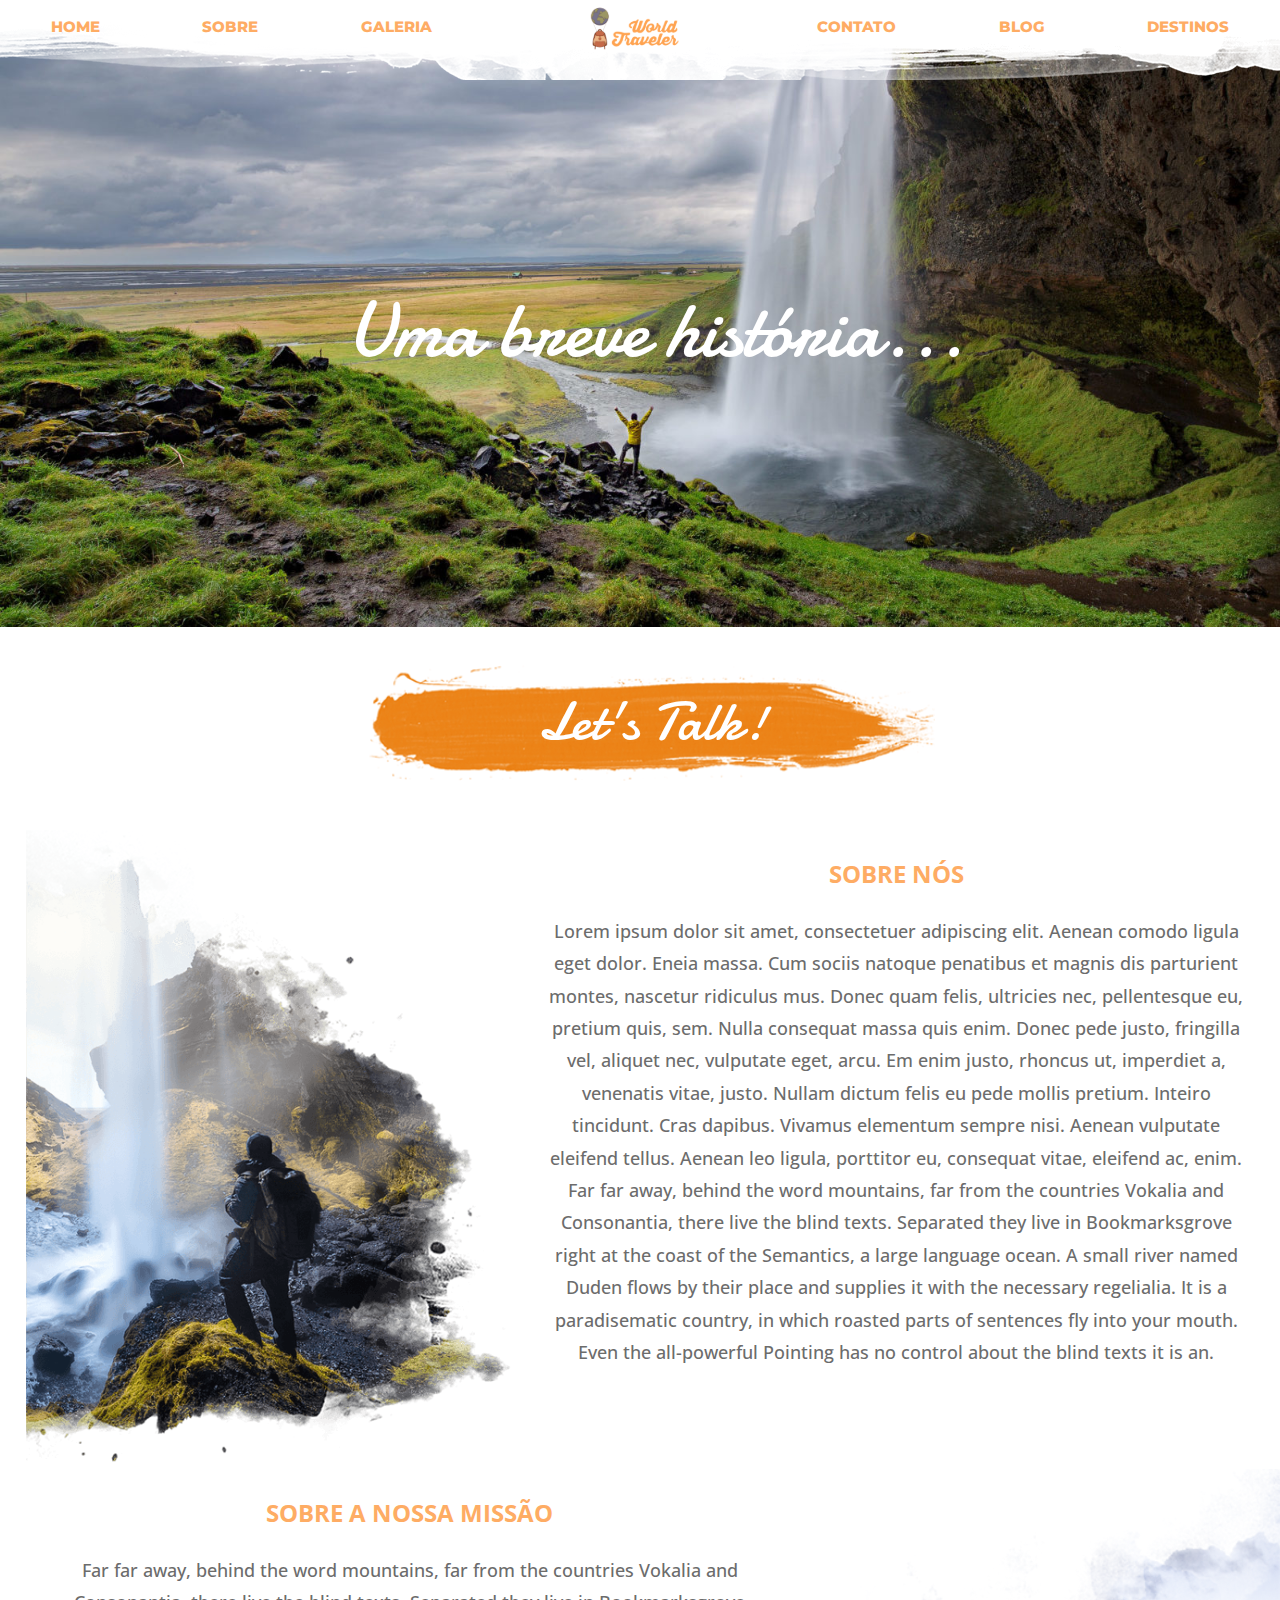
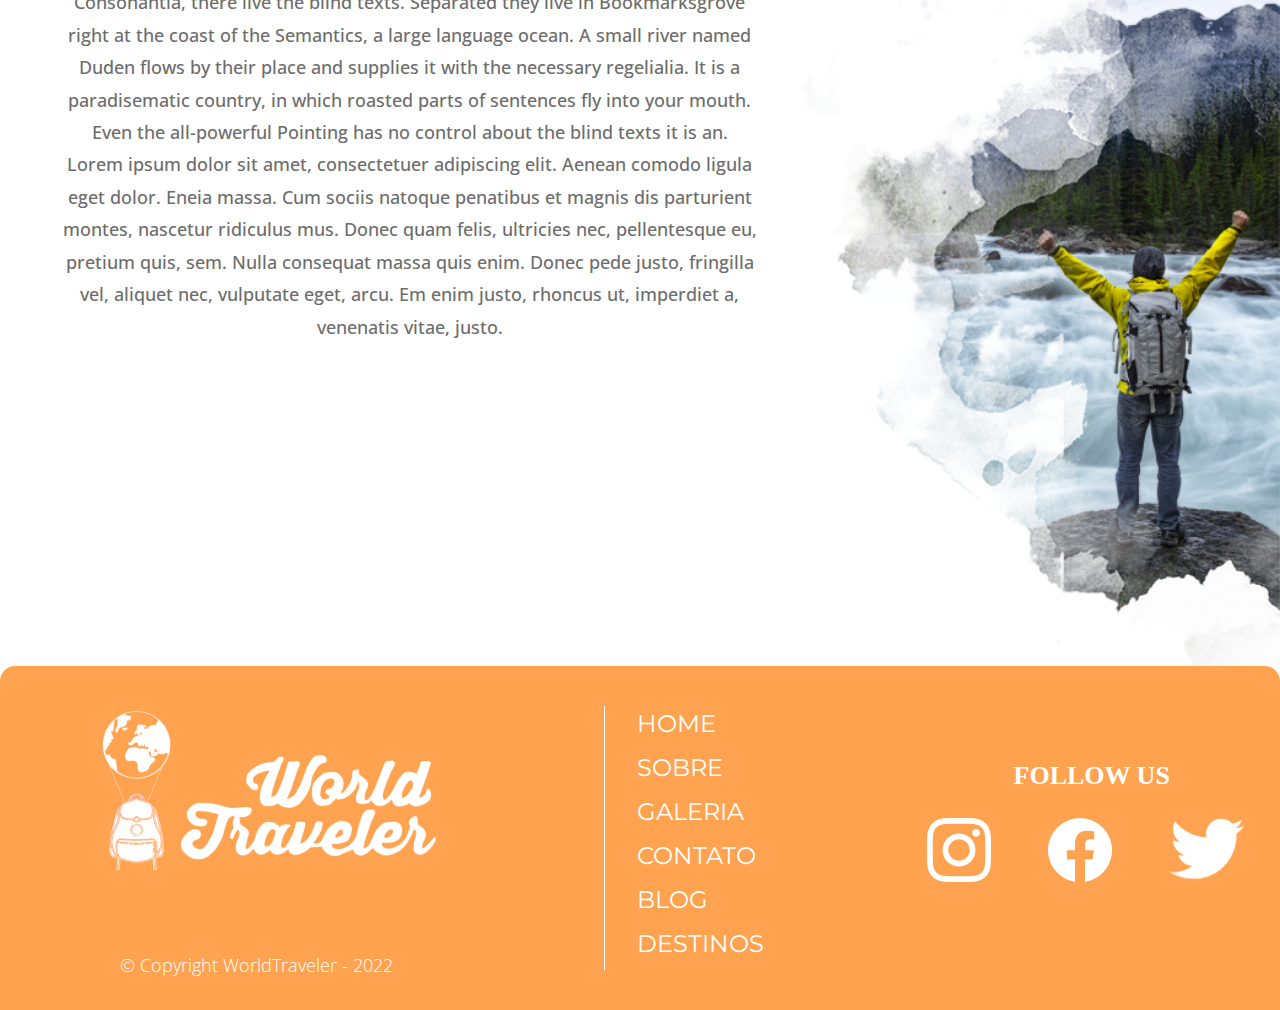
<file: pages/sobre.html>
<!DOCTYPE html>
<html lang="pt-br">
<head>
    <meta charset="UTF-8">
    <meta http-equiv="W-UA-Compatible" content="IE=edge">
    <meta name="viewport" content="width=device-width, initial-scale=1.0">
    <link rel="shortcut icon" href="/logo/simboloColorido 1.svg" type="image/x-icon">
    <link rel="preconnect" href="https://fonts.googleapis.com">
    <link rel="preconnect" href="https://fonts.gstatic.com" crossorigin>
    <link href="https://fonts.googleapis.com/css2?family=Damion&family=Montserrat:wght@300;400;600;700&family=Open+Sans:wght@300;400;700&display=swap" rel="stylesheet">
    <link rel="stylesheet" href="/reset.css">
    <link rel="stylesheet" href="/style.css">
    <title>Sobre - WorldTraveler</title>
</head>
<body>
    <header class="cabecalho">
        <nav class="menu" id="menu-nav">
            <button class="btn__menu" id="bt__menu"><img src="/icon/menu-icon2.svg" class="icon"></button>
            <ul class="menu__lista">
                <li class="menu__item">
                    <img src="/icon/home-icon2.svg" alt="ícone da home page" class="menu__icon">
                    <a href="/index.html" class="menu__link">HOME</a>
                </li>
                <li class="menu__item">
                    <img src="/icon/sobre-icon2.svg" alt="icone da página sobre" class="menu__icon">
                    <a href="/pages/sobre.html" class="menu__link">SOBRE</a>
                </li>
                <li class="menu__item">
                    <img src="/icon/galeria-icon2.svg" alt="icone da galeria" class="menu__icon">
                    <a href="/pages/galeria.html" class="menu__link">GALERIA</a>
                </li>
                <li class="menu__item">
                    <img src="/icon/contato-icon2.svg" alt="icone para a pagina de contato" class="menu__icon">
                    <a href="/pages/contato.html" class="menu__link">CONTATO</a>
                </li>
                <li class="menu__item">
                    <img src="/icon/blog-icon2.svg" alt="icone da pagina blog" class="menu__icon">
                    <a href="/pages/blog.html" class="menu__link">BLOG</a>
                </li>
                <li class="menu__item">
                    <img src="/icon/destino-icon2.svg" alt="icone da pagina destinos" class="menu__icon">
                    <a href="/pages/destinos.html" class="menu__link">DESTINOS</a>
                </li>
            </ul>
        </nav>
        <div class="cabecalho--desktop">
            <ul class="cabecalho__lista">
                <li class="cabecalho__item">
                    <a href="/index.html" class="cabecalho__link">HOME</a>
                </li>
                <li class="cabecalho__item">
                    <a href="/pages/sobre.html" class="cabecalho__link">SOBRE</a>
                </li>
                <li class="cabecalho__item">
                    <a href="/pages/galeria.html" class="cabecalho__link">GALERIA</a>
                </li>
                <li class="desktop-logo">
                    <img src="/logo/logomarca-2.svg">
                </li>
                <li class="cabecalho__item">
                    <a href="/pages/contato.html" class="cabecalho__link">CONTATO</a>
                </li>
                <li class="cabecalho__item">
                    <a href="/pages/blog.html" class="cabecalho__link">BLOG</a>
                </li>
                <li class="cabecalho__item">
                    <a href="/pages/destinos.html" class="cabecalho__link">DESTINOS</a>
                </li>
            </ul>
            <div class="cabecalho__container">
                <img src="/logo/logomarca-2.svg" alt="logomarca da World Traveler" class="cabecalho__logo">
            </div>
        </div>
        
    </header>
    <section class="banner--sobre">
        <div class="banner__imagem--sobre"></div>
        <h2 class="banner__titulo--sobre">Uma breve história...</h2>
    </section>
    <section class="conteudo--sobre">
        <div class="conteudo__titulo--sobre">
            <h2 class="conteudo__chamada--sobre">Let's Talk!</h2>
        </div>
        <div class="conteudo__sobre">
            <img src="/img/sobre01.png" alt="homem com mochila de viagem em uma montanha" class="img--sobre">
            <div class="conteudo__descricao--sobre">
                <h3 class="descricao__titulo-principal--sobre">SOBRE NÓS</h3>
                <p class="descricao-texto--sobre">Lorem ipsum dolor sit amet, consectetuer adipiscing elit. Aenean comodo ligula eget dolor. Eneia massa. Cum sociis natoque penatibus et magnis dis parturient montes, nascetur ridiculus mus. 
                    Donec quam felis, ultricies nec, pellentesque eu, pretium quis, sem. Nulla consequat massa quis enim. Donec pede justo, fringilla vel, aliquet nec, vulputate eget, arcu. Em enim justo, rhoncus ut, imperdiet a, venenatis vitae, justo. 
                    Nullam dictum felis eu pede mollis pretium. Inteiro tincidunt. Cras dapibus. Vivamus elementum sempre nisi. Aenean vulputate eleifend tellus. Aenean leo ligula, porttitor eu, consequat vitae, eleifend ac, enim.</p>
                <p class="descricao-texto--sobre">Far far away, behind the word mountains, far from the countries Vokalia and Consonantia, there live the blind texts. Separated they live in Bookmarksgrove right at the coast of the Semantics, a large language ocean. 
                    A small river named Duden flows by their place and supplies it with the necessary regelialia. It is a paradisematic country, in which roasted parts of sentences fly into your mouth. Even the all-powerful Pointing has no control about the blind texts it is an.
                </p>
            </div>
            <div class="conteudo__descricao--sobre">
                <h3 class="descricao__titulo-principal--sobre  missao--sobre">SOBRE A NOSSA MISSÃO</h3>
                <p class="descricao-texto--sobre">
                    Far far away, behind the word mountains, far from the countries Vokalia and Consonantia, there live the blind texts. Separated they live in Bookmarksgrove right at the coast of the Semantics, a large language ocean. 
                    A small river named Duden flows by their place and supplies it with the necessary regelialia. It is a paradisematic country, in which roasted parts of sentences fly into your mouth. Even the all-powerful Pointing has no control about the blind texts it is an.
                </p>
                <p class="descricao-texto--sobre">Lorem ipsum dolor sit amet, consectetuer adipiscing elit. Aenean comodo ligula eget dolor. Eneia massa. Cum sociis natoque penatibus et magnis dis parturient montes, nascetur ridiculus mus. 
                    Donec quam felis, ultricies nec, pellentesque eu, pretium quis, sem. Nulla consequat massa quis enim. Donec pede justo, fringilla vel, aliquet nec, vulputate eget, arcu. Em enim justo, rhoncus ut, imperdiet a, venenatis vitae, justo.</p>
            </div>
            <img src="/img/sobre02.png" alt="homem" class="img--sobre">
        </div>
    </section>
    <script src="/script/menu.js"></script>
</body>
<footer class="rodape">
    <div class="rodape__container container logo-copy">
        <img src="/logo/logomarca-2Laranja.svg" alt="Logomarca World Traveler" class="rodape__logo">
        <div class="redes">
            <h4 class="rodape__titulo">FOLLOW US</h4>
            <ul class="rodape__lista-icon">
                <li class="rodape__item">
                    <a href="https://www.instagram.com" target="_blank" class="rodape__ancora">
                        <img src="/icon/instagram-icon.svg" alt="instagram" class="rodape__img">
                    </a>
                </li>
                <li class="rodape__item">
                    <a href="https://www.facebook.com" target="_blank" class="rodape__ancora">
                        <img src="/icon/facebook-icon.svg" alt="facebook" class="rodape__img">
                    </a>
                </li>
                <li class="rodape__item">
                    <a href="https://www.twitter.com" target="_blank" class="rodape__ancora">
                        <img src="/icon/twitter-icon.svg" alt="" class="rodape__img">
                    </a>
                </li>
            </ul>
        </div> 
        <p class="copyright">&copy; Copyright WorldTraveler - 2022</p>
    </div>
    <div class="rodape__container container">
        <ul class="rodape__lista-principal">
            <li class="lista_item">
                <a href="/index.html" class="lista_link">HOME</a>
            </li>
            <li class="lista_item">
                <a href="/pages/sobre.html" class="lista_link">SOBRE</a>
            </li>
            <li class="lista_item ">
                <a href="/pages/galeria.html" class="lista_link">GALERIA</a>
            </li>
            <li class="lista_item item">
                <a href="/pages/contato.html" class="lista_link">CONTATO</a>
            </li>
            <li class="lista_item">
                <a href="/pages/blog.html" class="lista_link">BLOG</a>
            </li>
            <li class="lista_item">
                <a href="/pages/destinos.html" class="lista_link">DESTINOS</a>
            </li>
        </ul>
    </div>
    <div class="rede-social container">
        <h4 class="rodape__titulo">FOLLOW US</h4>
        <ul class="rodape__lista-icon">
            <li class="rodape__item">
                <a href="https://www.instagram.com" target="_blank" class="rodape__ancora">
                    <img src="/icon/instagram-icon.svg" alt="instagram" class="rodape__img">
                </a>
            </li>
            <li class="rodape__item">
                <a href="https://www.facebook.com" target="_blank" class="rodape__ancora">
                    <img src="/icon/facebook-icon.svg" alt="facebook" class="rodape__img">
                </a>
            </li>
            <li class="rodape__item">
                <a href="https://www.twitter.com" target="_blank" class="rodape__ancora">
                    <img src="/icon/twitter-icon.svg" alt="" class="rodape__img">
                </a>
            </li>
        </ul>
    </div> 
</footer>

</html>
</file>
<file: style.css>
@import url('/style/cabecalho.css');
@import url('/style/menu.css');
@import url('/style/banner.css');
@import url('/style/conteudo.css');
@import url('/style/rodape.css');
@import url('/style/banner--sobre.css');
@import url('/style/conteudo--sobre.css');
@import url('/style/banner--galeria.css');
@import url('/style/banner--contato.css');
@import url('/style/banner--blog.css');
@import url('/style/banner--destinos.css');
@import url('/style/conteudo--galeria.css');
@import url('/style/conteudo--contato.css');
@import url('/style/conteudo--blog.css');

:root {
    --laranja-principal: #FEAC64;
    --laranja-background: #FFA350;
    --laranja-escuro: #DB8747;
    --laranja-botao: #E1A271;
    --laranja-error: #d64400;
    --laranja-card: #f1d7c3;
    --background-form: #EDDDC8;
    --background-card: #faf5ec;
    --branco-principal: #FFFFFF;
    --branco-scrollbar: #fdfdfd;
    --cinza-escuro: #6C6C6C;
    --cinza-claro: #cecece;
    --fonte-principal: "Montserrat";
    --fonte-banner: "Damion";
    --fonte-texto: "Open Sans";

}

body{
    overflow-x: hidden;
}

body::-webkit-scrollbar {
    width: 10px;
}

body::-webkit-scrollbar-track{
    background: var(--branco-scrollbar); 
}

body::-webkit-scrollbar-thumb{
    background-color: var(--laranja-principal);
    border-radius: 10px;
    border: 2px solid var(--laranja-background);
}
</file>
